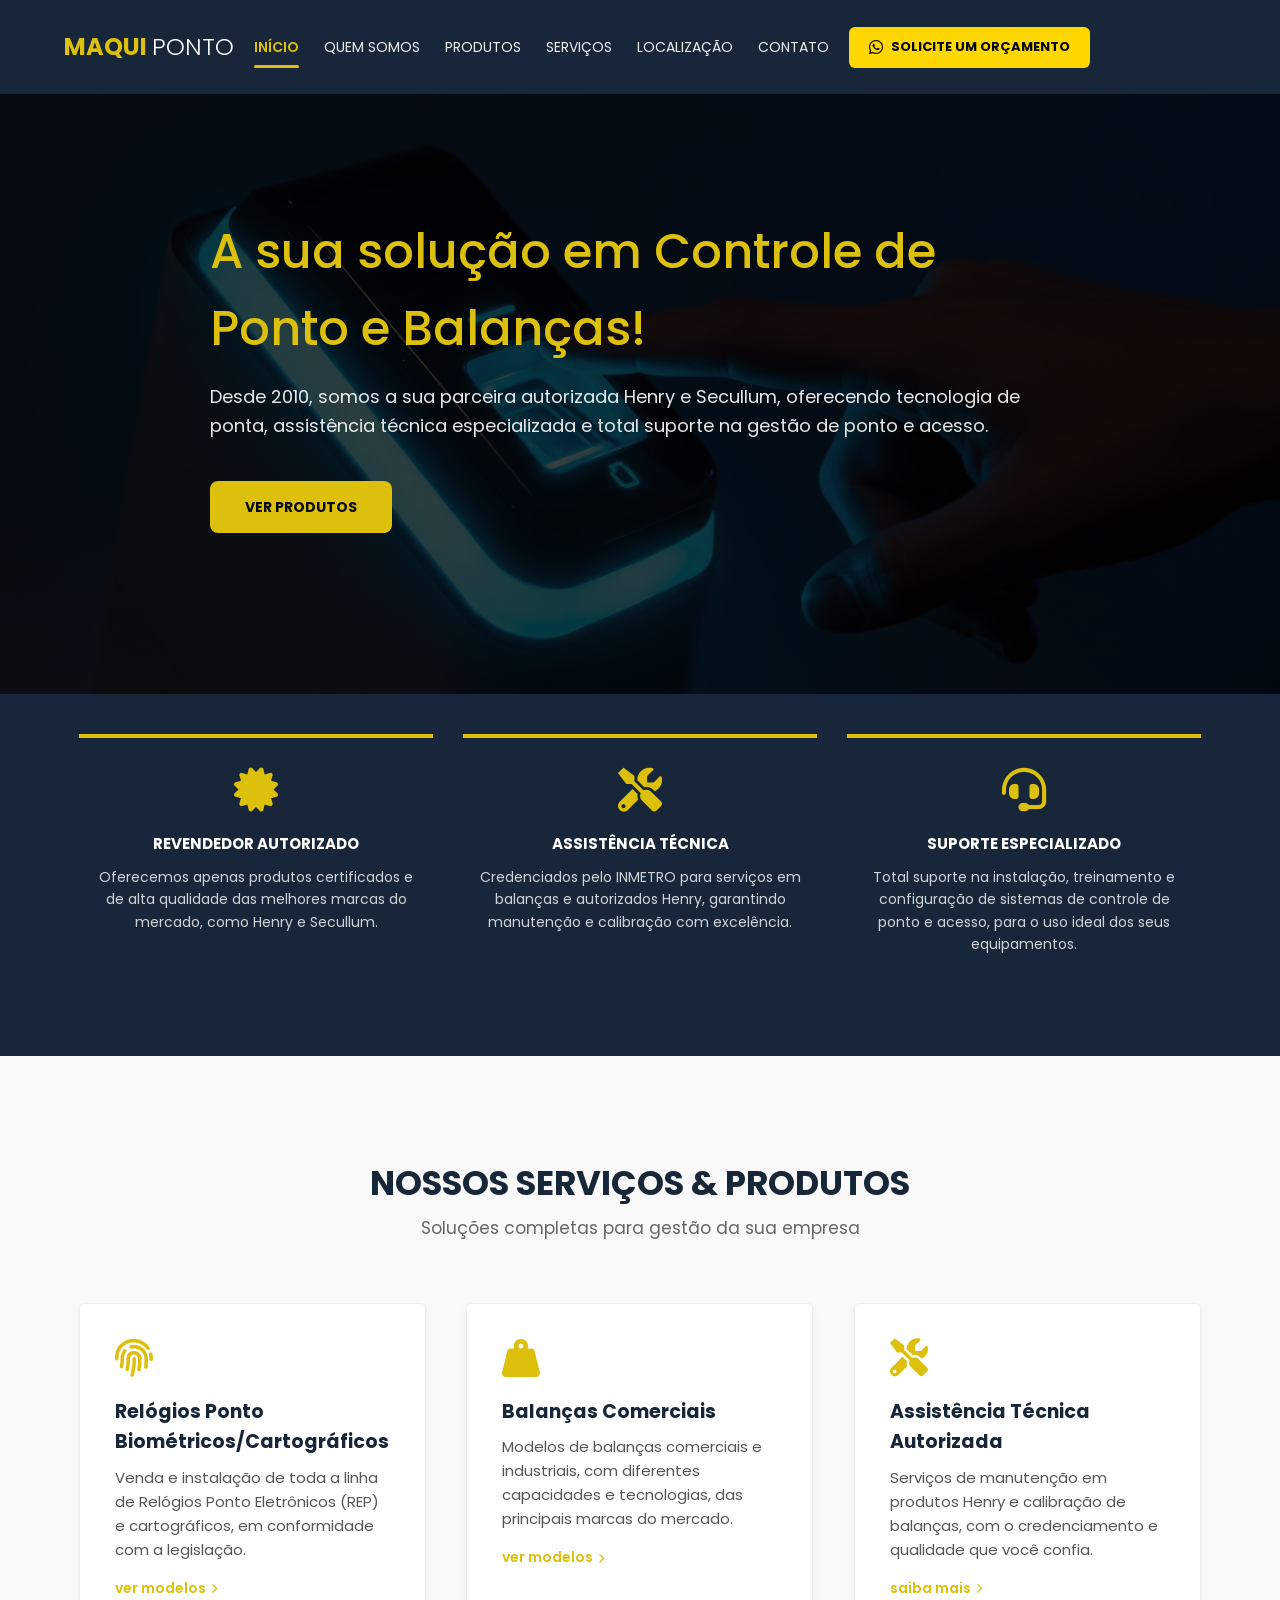
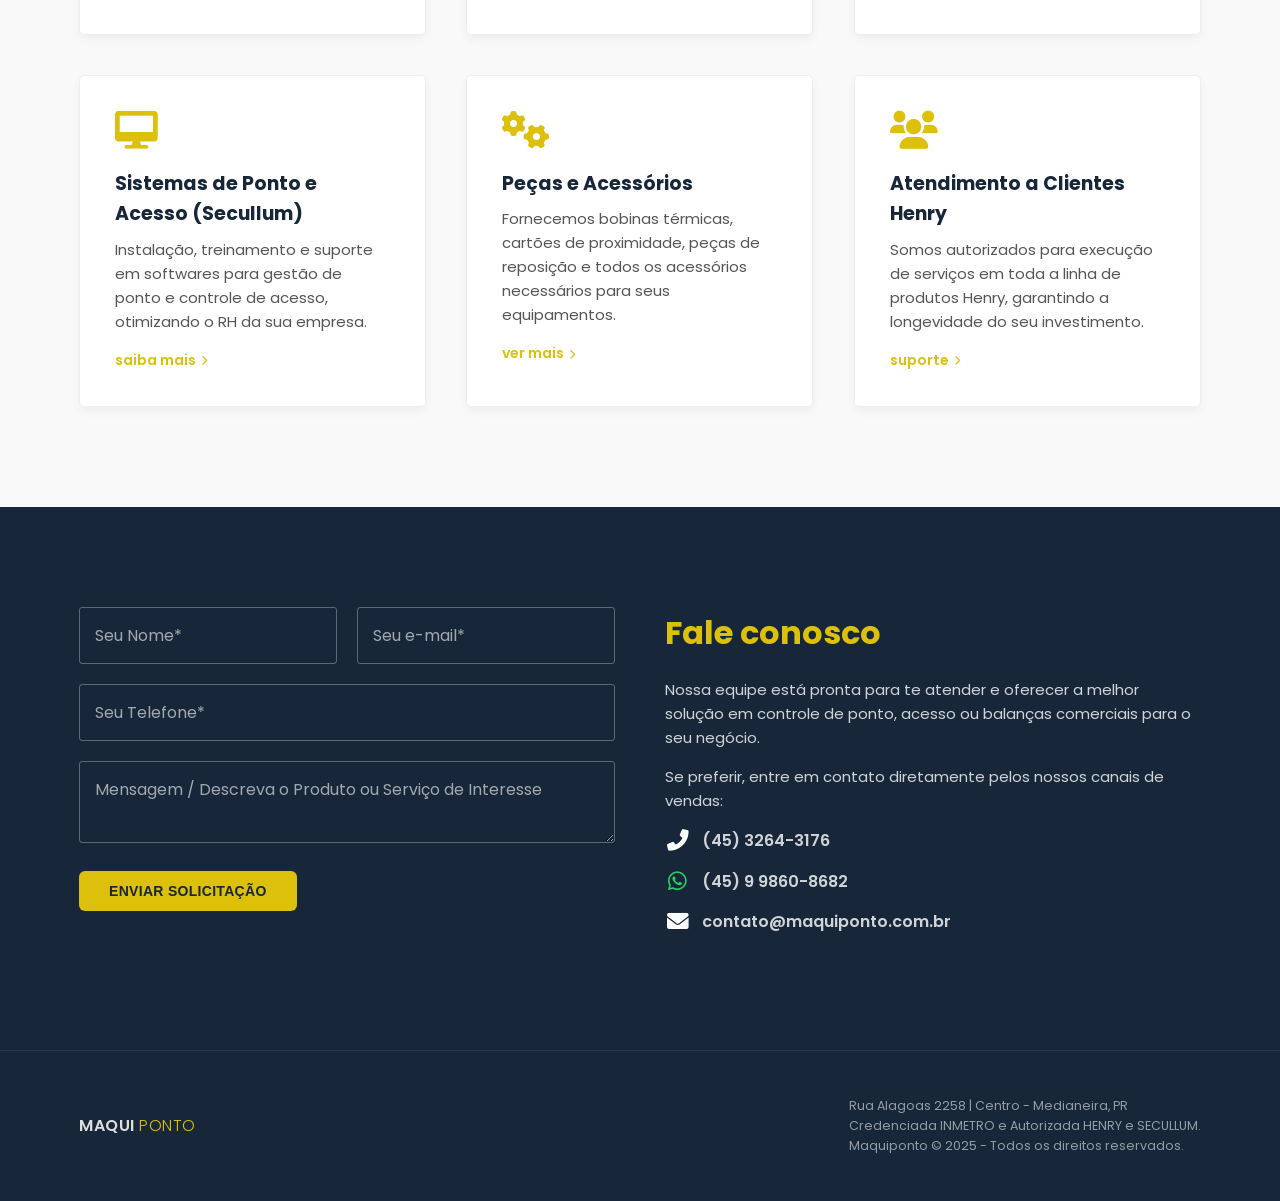
<file: html/index.html>
<!DOCTYPE html>
<html lang="pt-BR">

<head>
    <meta charset="UTF-8">
    <meta name="viewport" content="width=device-width, initial-scale=1.0">
    <title>Maquiponto - Soluções em Ponto e Balanças Comerciais</title>
    <link rel="stylesheet" href="../css/main.css">
    <link rel="stylesheet" href="../css/pages/home.css">
    <link href="https://fonts.googleapis.com/css2?family=Poppins:wght@300;400;600;700&display=swap" rel="stylesheet">
    <link rel="stylesheet" href="https://cdnjs.cloudflare.com/ajax/libs/font-awesome/6.0.0-beta3/css/all.min.css">
</head>

<body class="home-page">

    <header class="header">
        <div class="container nav-content">
            <a href="index.html" class="logo" aria-label="Maquiponto - Início">
                MAQUI <span class="logo-text">PONTO</span>
            </a>

            <!-- Botão do menu (aparece só no mobile) -->
            <button class="nav-toggle" aria-label="Abrir menu" aria-controls="primary-nav" aria-expanded="false">
                <span></span>
                <span></span>
                <span></span>
            </button>

            <nav class="nav" id="primary-nav">
                <a href="index.html" class="active">INÍCIO</a>
                <a href="quemsomos.html">QUEM SOMOS</a>
                <a href="produtos-geral.html">PRODUTOS</a>
                <a href="servicos.html">SERVIÇOS</a>
                <a href="localizacao.html">LOCALIZAÇÃO</a>
                <a href="#contato">CONTATO</a>
            </nav>

            <a href="https://wa.me/5545998608682?text=Olá! Estava visitando o site da Maquiponto e gostaria de falar com um responsável."
                class="btn-primary header-cta" target="_blank" rel="noopener">
                <i class="fab fa-whatsapp"></i> SOLICITE UM ORÇAMENTO
            </a>
        </div>
    </header>

    <section class="hero" id="inicio">
        <div class="hero-overlay"></div>
        <div class="container hero-content">
            <h1 class="animate-up">A sua solução em Controle de Ponto e Balanças!</h1>
            <p class="animate-up delay-1">Desde 2010, somos a sua parceira autorizada Henry e Secullum, oferecendo
                tecnologia de ponta, assistência técnica especializada e total suporte na gestão de ponto e acesso.</p>
            <a href="#produtos" class="btn-secondary animate-up delay-2">VER PRODUTOS</a>
        </div>
    </section>

    <section class="pillars-section">
        <div class="container pillars-content">
            <div class="pillar-card animate-fade">
                <i class="fas fa-certificate pillar-icon"></i>
                <h3>REVENDEDOR AUTORIZADO</h3>
                <p>Oferecemos apenas produtos certificados e de alta qualidade das melhores marcas do mercado, como
                    Henry e Secullum.</p>
            </div>
            <div class="pillar-card animate-fade delay-4">
                <i class="fas fa-tools pillar-icon"></i>
                <h3>ASSISTÊNCIA TÉCNICA</h3>
                <p>Credenciados pelo INMETRO para serviços em balanças e autorizados Henry, garantindo manutenção e
                    calibração com excelência.</p>
            </div>
            <div class="pillar-card animate-fade delay-4">
                <i class="fas fa-headset pillar-icon"></i>
                <h3>SUPORTE ESPECIALIZADO</h3>
                <p>Total suporte na instalação, treinamento e configuração de sistemas de controle de ponto e acesso,
                    para o uso ideal dos seus equipamentos.</p>
            </div>
        </div>
    </section>

    <section class="services-section" id="servicos">
        <div class="container">
            <h2 class="section-title animate-up">NOSSOS SERVIÇOS & PRODUTOS</h2>
            <p class="section-subtitle animate-up delay-1">Soluções completas para gestão da sua empresa</p>

            <div class="services-grid">

                <div class="service-item animate-fade-left" id="produtos">
                    <i class="fas fa-fingerprint service-icon"></i>
                    <div class="service-text">
                        <h4>Relógios Ponto Biométricos/Cartográficos</h4>
                        <p>Venda e instalação de toda a linha de Relógios Ponto Eletrônicos (REP) e cartográficos, em
                            conformidade com a legislação.</p>
                        <a href="produtos-geral.html?filtro=relogio">ver modelos <i
                                class="fas fa-chevron-right"></i></a>
                    </div>
                </div>

                <div class="service-item animate-fade-left delay-1">
                    <i class="fas fa-weight-hanging service-icon"></i>
                    <div class="service-text">
                        <h4>Balanças Comerciais</h4>
                        <p>Modelos de balanças comerciais e industriais, com diferentes capacidades e tecnologias, das
                            principais marcas do mercado.</p>
                        <a href="produtos-geral.html?filtro=balanca">ver modelos <i
                                class="fas fa-chevron-right"></i></a>
                    </div>
                </div>

                <div class="service-item animate-fade-left delay-2">
                    <i class="fas fa-screwdriver-wrench service-icon"></i>
                    <div class="service-text">
                        <h4>Assistência Técnica Autorizada</h4>
                        <p>Serviços de manutenção em produtos Henry e calibração de balanças, com o credenciamento e
                            qualidade que você confia.</p>
                        <a href="servicos.html">saiba mais <i class="fas fa-chevron-right"></i></a>
                    </div>
                </div>

                <div class="service-item animate-fade-left">
                    <i class="fas fa-desktop service-icon"></i>
                    <div class="service-text">
                        <h4>Sistemas de Ponto e Acesso (Secullum)</h4>
                        <p>Instalação, treinamento e suporte em softwares para gestão de ponto e controle de acesso,
                            otimizando o RH da sua empresa.</p>
                        <a href="servicos.html">saiba mais <i class="fas fa-chevron-right"></i></a>
                    </div>
                </div>

                <div class="service-item animate-fade-left delay-1">
                    <i class="fas fa-cogs service-icon"></i>
                    <div class="service-text">
                        <h4>Peças e Acessórios</h4>
                        <p>Fornecemos bobinas térmicas, cartões de proximidade, peças de reposição e todos os acessórios
                            necessários para seus equipamentos.</p>
                        <a href="produtos-geral.html?filtro=pecas">ver mais <i class="fas fa-chevron-right"></i></a>
                    </div>
                </div>

                <div class="service-item animate-fade-left delay-2">
                    <i class="fas fa-users service-icon"></i>
                    <div class="service-text">
                        <h4>Atendimento a Clientes Henry</h4>
                        <p>Somos autorizados para execução de serviços em toda a linha de produtos Henry, garantindo a
                            longevidade do seu investimento.</p>
                        <a href="servicos.html">suporte <i class="fas fa-chevron-right"></i></a>
                    </div>
                </div>
            </div>
        </div>
    </section>

    <section class="contact-section" id="contato">
        <div class="container contact-content">

            <div class="contact-form animate-fade-right">
                <form action="https://formspree.io/f/fabiolamalmanns@gmail.com" method="POST">
                    <div class="contact-row">
                        <input type="text" name="Nome" placeholder="Seu Nome*" required>
                        <input type="email" name="Email" placeholder="Seu e-mail*" required>
                    </div>

                    <input type="tel" name="Telefone" placeholder="Seu Telefone*" required>

                    <textarea name="Mensagem" placeholder="Mensagem / Descreva o Produto ou Serviço de Interesse"
                        required></textarea>

                    <button type="submit" class="btn-submit">ENVIAR SOLICITAÇÃO</button>
                </form>
            </div>



            <div class="contact-info animate-fade-left">
                <h2>Fale conosco</h2>
                <p>Nossa equipe está pronta para te atender e oferecer a melhor solução em controle de ponto, acesso ou
                    balanças comerciais para o seu negócio.</p>
                <p>Se preferir, entre em contato diretamente pelos nossos canais de vendas:</p>

                <p class="contact-item">
                    <i class="fas fa-phone-alt"></i> (45) 3264-3176
                </p>

                <p class="contact-item">
                    <a href="https://wa.me/5545998608682" target="_blank"
                        style="color: inherit; text-decoration: none;">
                        <i class="fab fa-whatsapp" style="color: #25d366;"></i> (45) 9 9860-8682
                    </a>
                </p>

                <p class="contact-item">
                    <a href="mailto:contato@maquiponto.com.br" style="color: inherit; text-decoration: none;">
                        <i class="fas fa-envelope"></i> contato@maquiponto.com.br
                    </a>
                </p>
            </div>
        </div>
    </section>

    <footer class="footer">
        <div class="container footer-content">
            <div class="footer-logo">MAQUI <span class="logo-text">PONTO</span></div>
            <div class="footer-details">
                <p>Rua Alagoas 2258 | Centro - Medianeira, PR</p>
                <p>Credenciada INMETRO e Autorizada HENRY e SECULLUM.</p>
                <p>Maquiponto © 2025 - Todos os direitos reservados.</p>
            </div>
        </div>
    </footer>

    <script src="../js/script.js"></script>
</body>

</html>
</file>
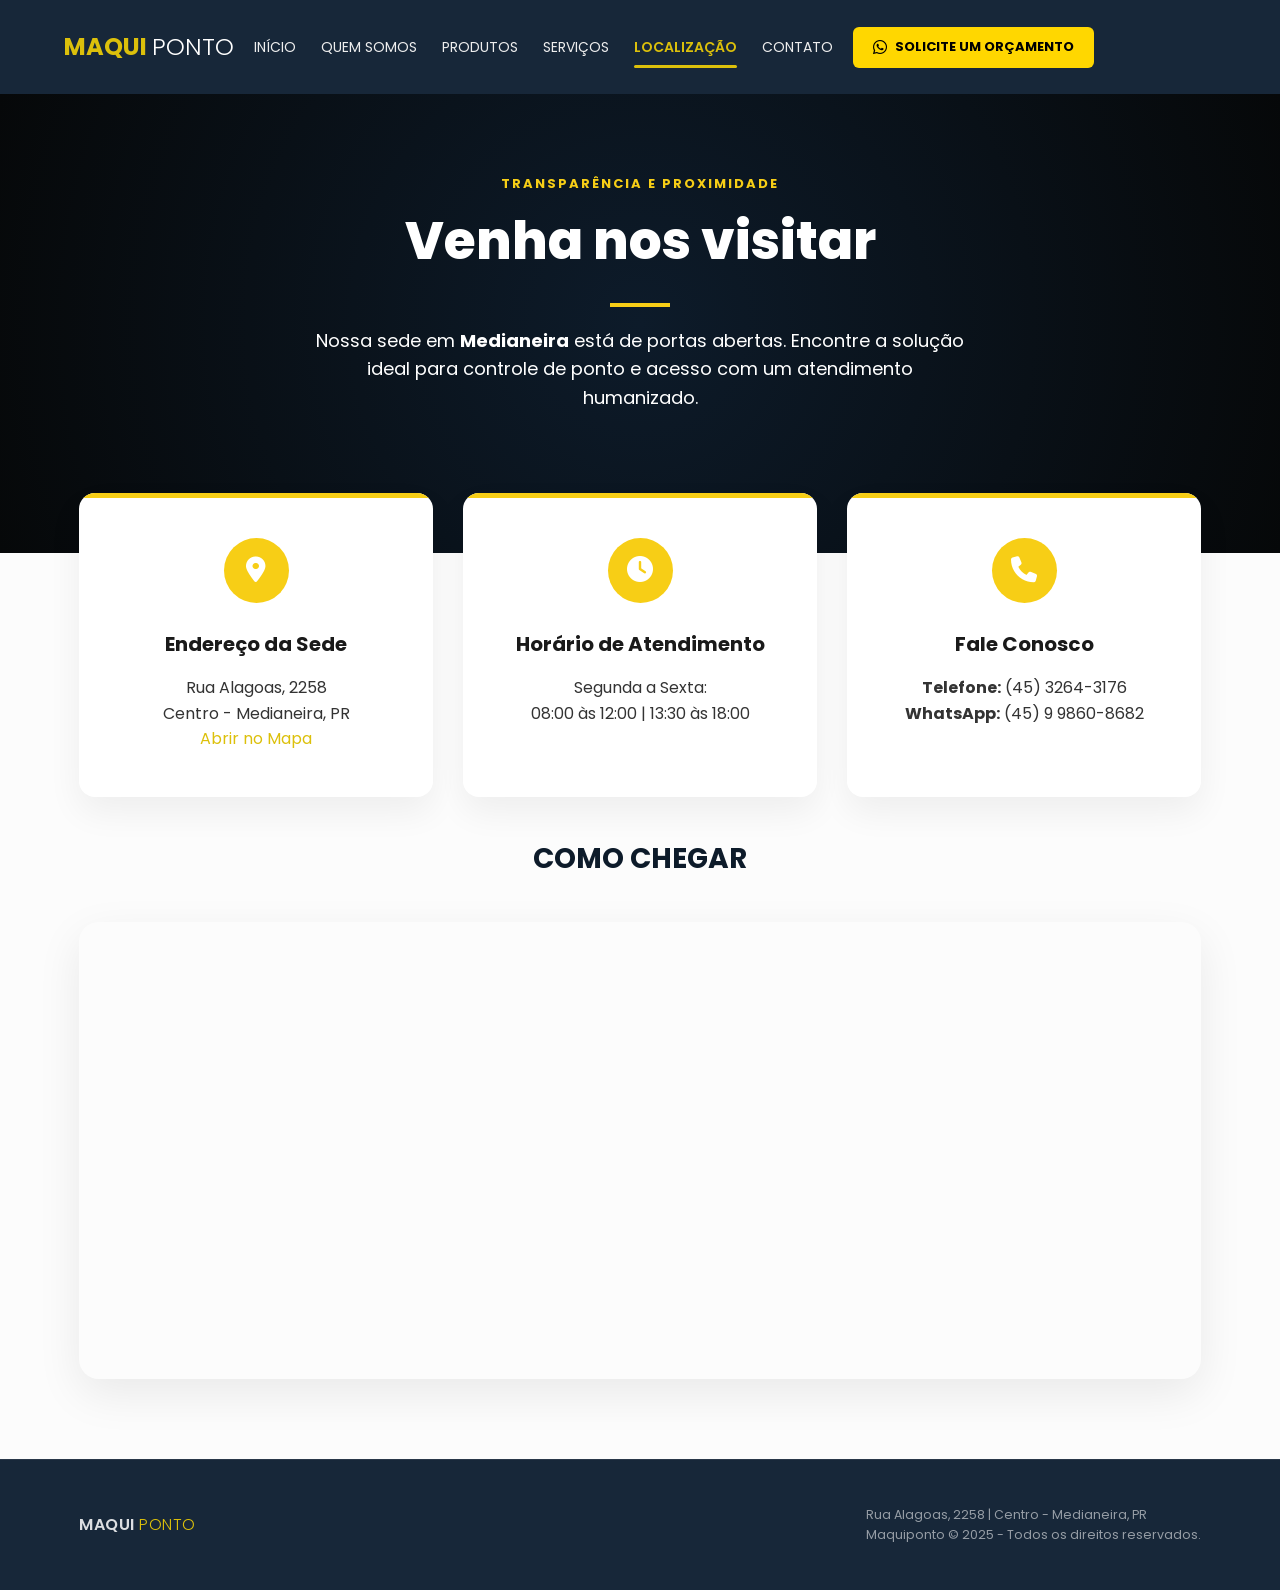
<file: html/localizacao.html>
<!DOCTYPE html>
<html lang="pt-BR">

<head>
  <meta charset="UTF-8">
  <meta name="viewport" content="width=device-width, initial-scale=1.0">
  <title>Localização e Contato - Maquiponto</title>
  <link rel="stylesheet" href="https://cdnjs.cloudflare.com/ajax/libs/font-awesome/6.5.1/css/all.min.css">
  <link rel="stylesheet" href="../css/main.css">
  <link rel="stylesheet" href="../css/pages/localizacao.css">
  <link href="https://fonts.googleapis.com/css2?family=Poppins:wght@300;400;500;600;700;800&display=swap"
    rel="stylesheet">
</head>

<body>
  <header class="header">
    <div class="container nav-content">
      <div class="logo">MAQUI <span class="logo-text">PONTO</span></div>

      <nav class="nav">
        <a href="index.html">INÍCIO</a>
        <a href="quemsomos.html">QUEM SOMOS</a>
        <a href="produtos-geral.html">PRODUTOS</a>
        <a href="servicos.html">SERVIÇOS</a>
        <a href="localizacao.html" class="active">LOCALIZAÇÃO</a>
        <a href="index.html#contato">CONTATO</a>
      </nav>

      <div class="header-cta">
        <a href="https://wa.me/5545998608682?text=Olá! Estava visitando o site da Maquiponto e gostaria de falar com um responsável."
          class="btn-primary header-cta" target="_blank" rel="noopener">
          <i class="fab fa-whatsapp"></i> SOLICITE UM ORÇAMENTO
        </a>
      </div>

      <button class="nav-toggle">
        <span></span>
        <span></span>
        <span></span>
      </button>
    </div>
  </header>
  <main>
    <section class="location-hero">
      <div class="container">
        <div class="hero-wrapper animate-fade-up">
          <span class="breadcrumb-top">Transparência e Proximidade</span>
          <h1 class="modern-title">Venha nos visitar</h1>
          <div class="title-divider"></div>
          <p class="hero-description">
            Nossa sede em <strong>Medianeira</strong> está de portas abertas.
            Encontre a solução ideal para controle de ponto e acesso com um atendimento humanizado.
          </p>
        </div>
      </div>
    </section>

    <section class="location-details-section">
      <div class="container">
        <div class="details-grid">

          <div class="detail-card animate-fade-up delay-1">
            <i class="fas fa-map-marker-alt"></i>
            <h4>Endereço da Sede</h4>
            <p>Rua Alagoas, 2258</p>
            <p>Centro - Medianeira, PR</p>
            <a href="https://www.google.com/maps?q=Rua+Alagoas+2258+Medianeira" target="_blank">Abrir no Mapa</a>
          </div>

          <div class="detail-card animate-fade-up delay-2">
            <i class="fas fa-clock"></i>
            <h4>Horário de Atendimento</h4>
            <p>Segunda a Sexta:</p>
            <p>08:00 às 12:00 | 13:30 às 18:00</p>
          </div>

          <div class="detail-card animate-fade-up delay-3">
            <i class="fas fa-phone"></i>
            <h4>Fale Conosco</h4>
            <p><strong>Telefone:</strong> (45) 3264-3176</p>
            <p><strong>WhatsApp:</strong> <a href="https://wa.me/5545998608682" target="_blank"
                style="color: inherit; text-decoration: none;">(45) 9 9860-8682</a></p>
          </div>

        </div>
      </div>
    </section>

    <section class="map-section animate-fade delay-4">
      <h2 class="section-title" style="text-align: center; margin: 40px 0 20px; font-weight: 700;">Como Chegar</h2>
      <div class="container">
        <div class="map-container">
          <iframe
            src="https://www.google.com/maps/embed?pb=!1m18!1m12!1m3!1d3604.532363197148!2d-54.093532!3d-25.294168!2m3!1f0!2f0!3f0!3m2!1i1024!2i768!4f13.1!3m3!1m2!1s0x94f6ec1086202e0d%3A0xc665780a4a8264d!2sR.%20Alagoas%2C%202258%20-%20Medianeira%2C%20PR%2C%2085884-000!5e0!3m2!1spt-BR!2sbr!4v1700000000000"
            width="100%" height="450" style="border:0;" allowfullscreen="" loading="lazy">
          </iframe>
        </div>
      </div>
    </section>
  </main>

  <footer class="footer">
    <div class="container footer-content">
      <div class="footer-logo">MAQUI <span class="logo-text">PONTO</span></div>
      <div class="footer-details">
        <p>Rua Alagoas, 2258 | Centro - Medianeira, PR</p>
        <p>Maquiponto © 2025 - Todos os direitos reservados.</p>
      </div>
    </div>
  </footer>

  <script src="../js/script.js"></script>
</body>

</html>
</file>
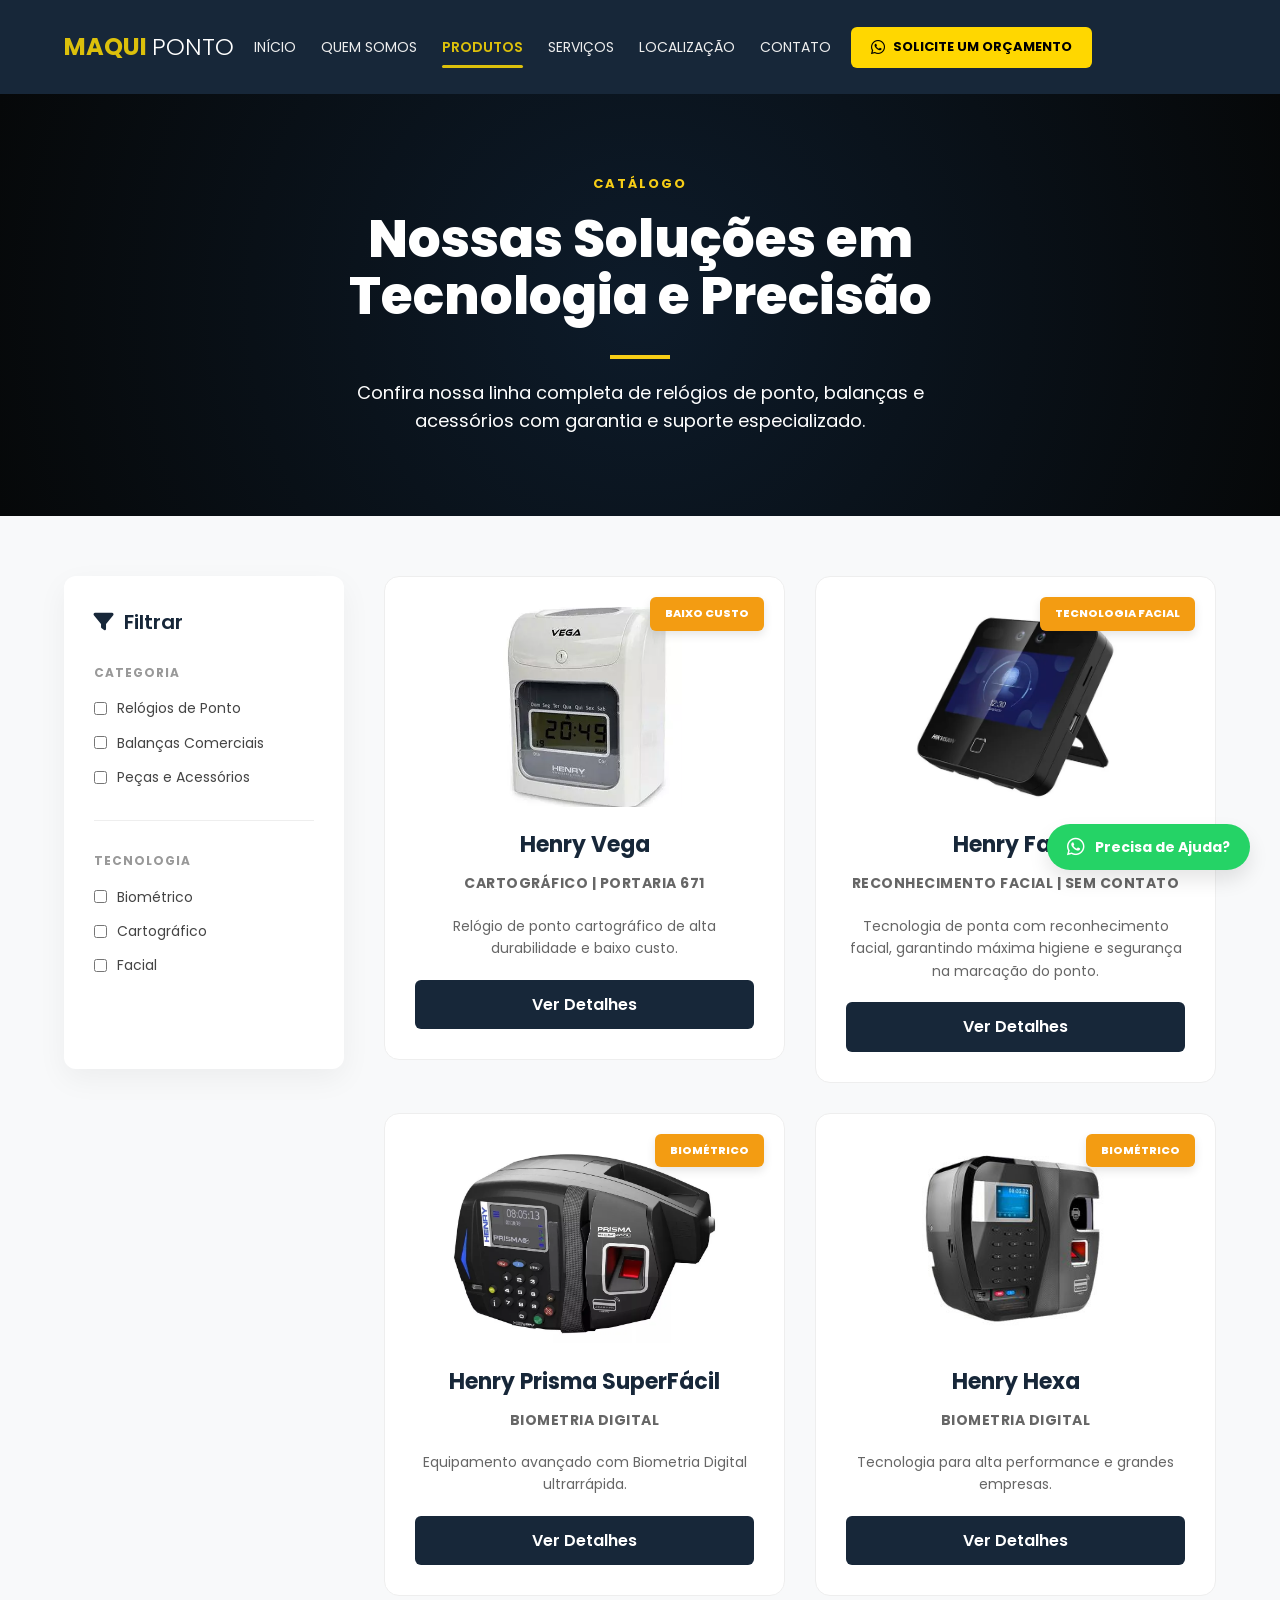
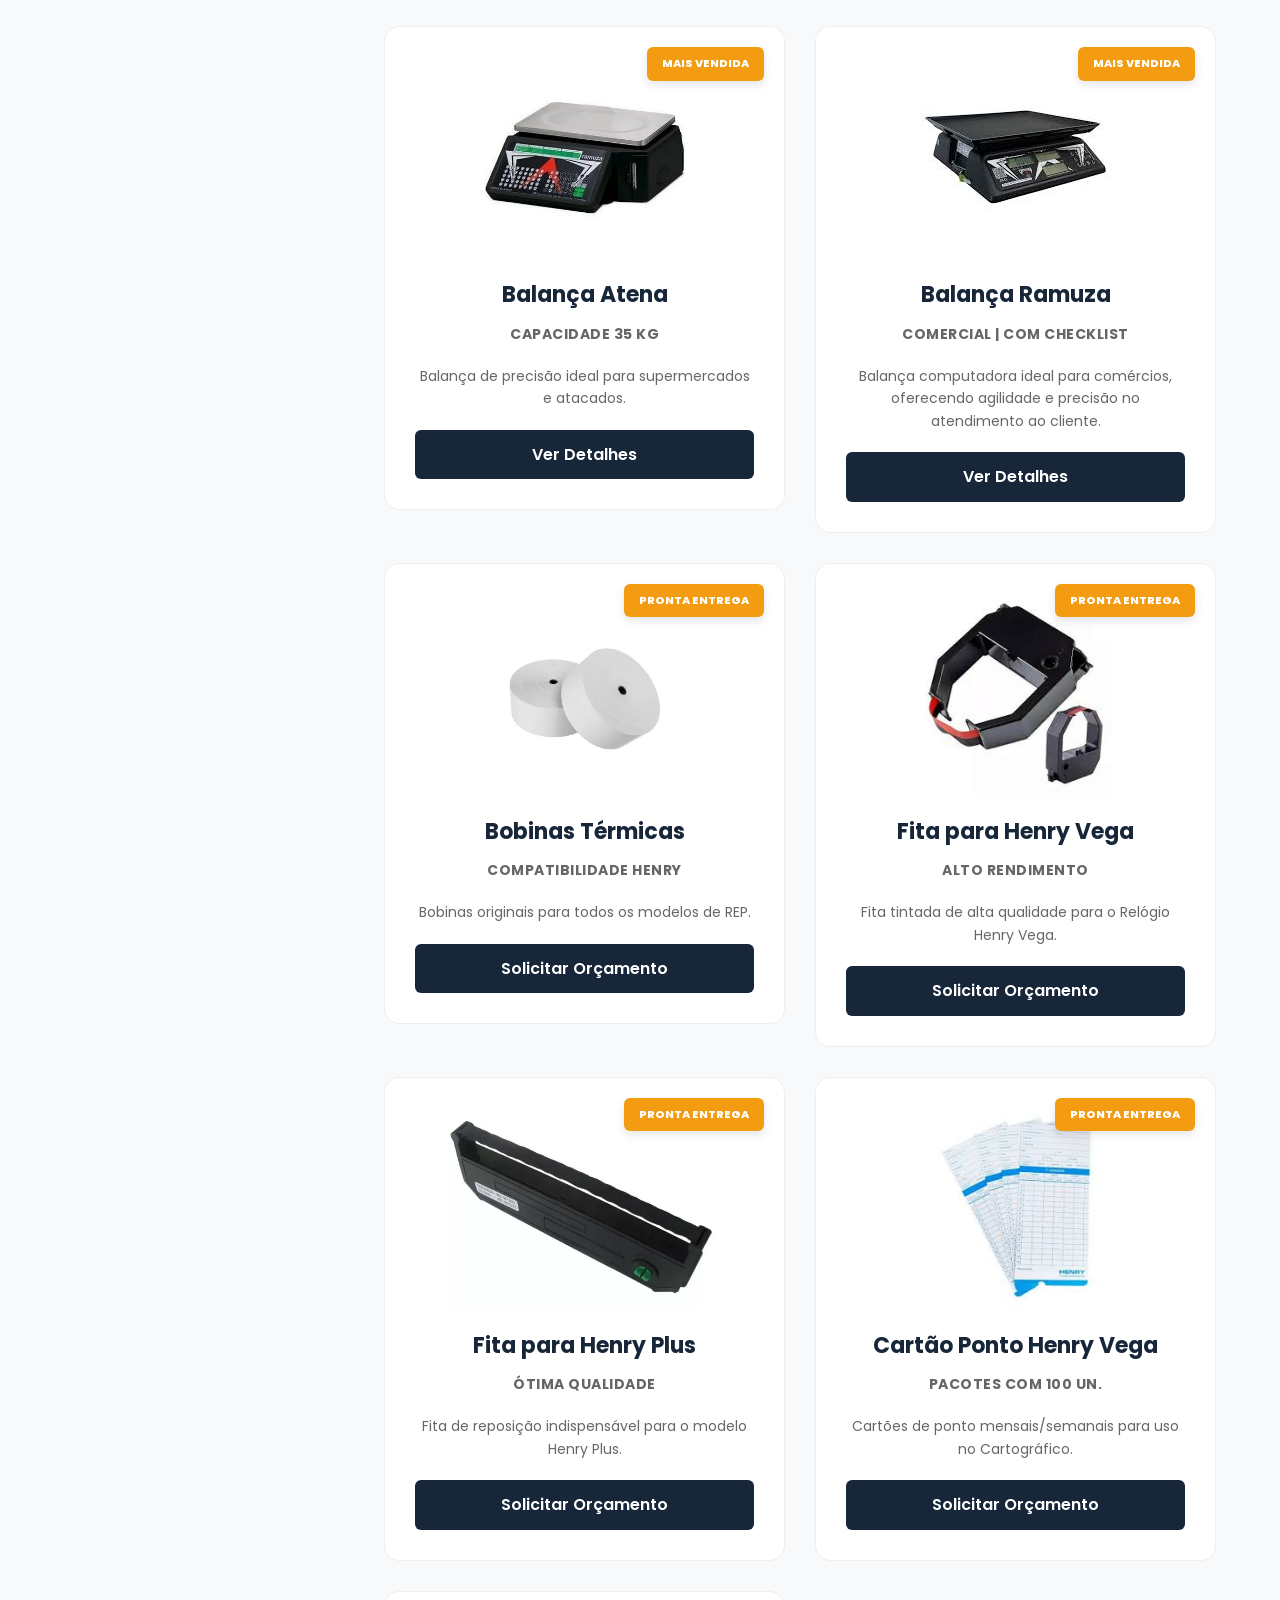
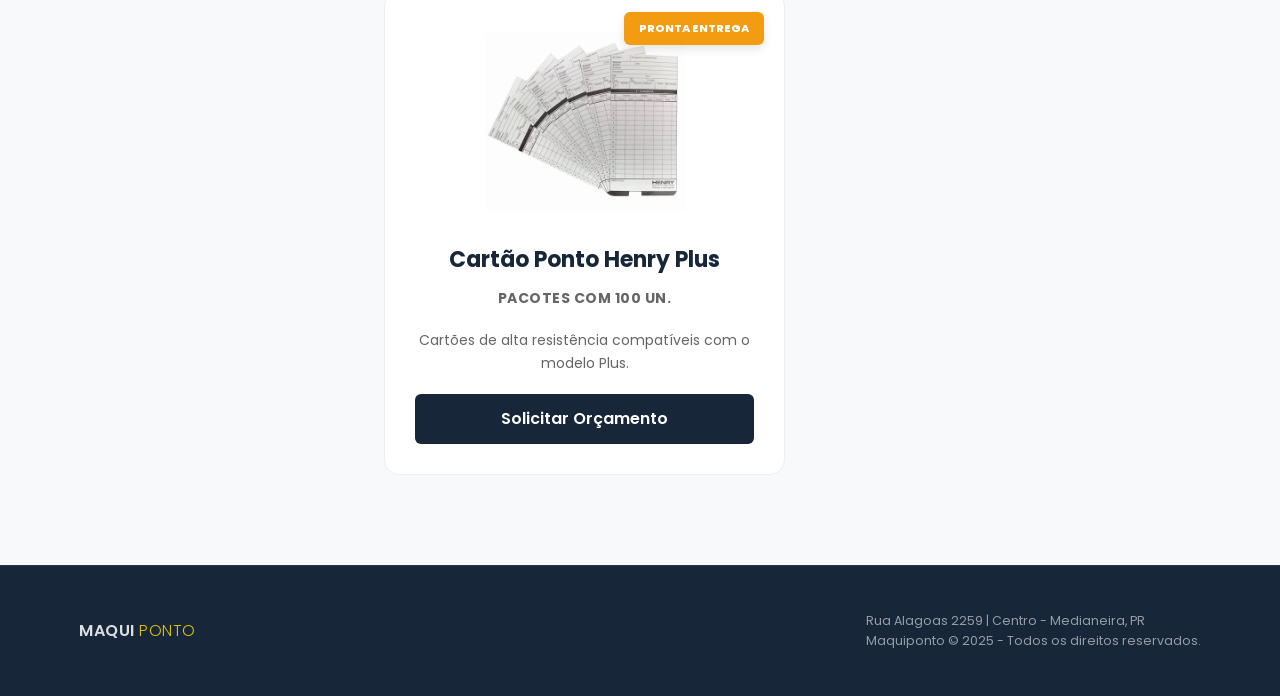
<file: html/produtos-geral.html>
<!DOCTYPE html>
<html lang="pt-BR">

<head>
    <meta charset="UTF-8">
    <meta name="viewport" content="width=device-width, initial-scale=1.0">
    <title>Catálogo de Produtos - Maquiponto</title>
    <link rel="stylesheet" href="https://cdnjs.cloudflare.com/ajax/libs/font-awesome/6.5.1/css/all.min.css">
    <link rel="stylesheet" href="../css/main.css">
    <link href="https://fonts.googleapis.com/css2?family=Poppins:wght@300;400;500;600;700&display=swap"
        rel="stylesheet">
    <link rel="stylesheet" href="../css/pages/produtos.css">
</head>

<body>

    <header class="header">
        <div class="container nav-content">
            <div class="logo">MAQUI <span class="logo-text">PONTO</span></div>
            <nav class="nav">
                <a href="index.html">INÍCIO</a>
                <a href="quemsomos.html">QUEM SOMOS</a>
                <a href="produtos-geral.html" class="active">PRODUTOS</a>
                <a href="servicos.html">SERVIÇOS</a>
                <a href="localizacao.html">LOCALIZAÇÃO</a>
                <a href="index.html#contato">CONTATO</a>
            </nav>
            <a href="https://wa.me/5545998608682?text=Olá! Estava visitando o site da Maquiponto e gostaria de falar com um responsável."
                class="btn-primary header-cta" target="_blank" rel="noopener">
                <i class="fab fa-whatsapp"></i> SOLICITE UM ORÇAMENTO
            </a>
        </div>
    </header>

    <main>
        <section class="product-hero">
            <div class="container">
                <div class="hero-wrapper animate-fade-up">
                    <span class="breadcrumb-top">CATÁLOGO</span>
                    <h1 class="modern-title">Nossas Soluções em <br><span>Tecnologia e Precisão</span></h1>
                    <div class="title-divider"></div>
                    <p class="hero-description">Confira nossa linha completa de relógios de ponto, balanças e acessórios
                        com garantia e suporte especializado.</p>
                </div>
            </div>
        </section>

        <section class="product-listing-section">
            <div class="container product-layout">

                <aside class="sidebar-filters animate-fade-left">
                    <h3><i class="fas fa-filter"></i> Filtrar</h3>
                    <div class="filter-group">
                        <h4>Categoria</h4>
                        <label><input type="checkbox" value="relogio"> Relógios de Ponto</label>
                        <label><input type="checkbox" value="balanca"> Balanças Comerciais</label>
                        <label><input type="checkbox" value="pecas"> Peças e Acessórios</label>
                    </div>
                    <div class="filter-group">
                        <h4>Tecnologia</h4>
                        <label><input type="checkbox" value="biometrico"> Biométrico</label>
                        <label><input type="checkbox" value="cartografico"> Cartográfico</label>
                        <label><input type="checkbox" value="facial"> Facial</label>
                    </div>
                </aside>

                <div class="product-grid">

                    <div class="product-card relogio cartografico animate-fade-up delay-1">
                        <div class="product-image-container">
                            <img src="../img/imagem_vega.webp" alt="Henry Vega" class="product-img">
                            <span class="product-tag primary-bg">BAIXO CUSTO</span>
                        </div>
                        <h3>Henry Vega</h3>
                        <p class="product-specs">Cartográfico | Portaria 671</p>
                        <p>Relógio de ponto cartográfico de alta durabilidade e baixo custo.</p>
                        <a href="https://wa.me/5545998608682?text=Olá! Gostaria de um orçamento do Relógio Henry Vega."
                            class="btn-link" target="_blank">Ver Detalhes</a>
                    </div>

                    <div class="product-card relogio facial animate-fade-up delay-2">
                        <div class="product-image-container">
                            <img src="../img/relogio_facial.webp" alt="Henry Facial" class="product-img">
                            <span class="product-tag primary-bg">TECNOLOGIA FACIAL</span>
                        </div>
                        <h3>Henry Face</h3>
                        <p class="product-specs">Reconhecimento Facial | Sem Contato</p>
                        <p>Tecnologia de ponta com reconhecimento facial, garantindo máxima higiene e segurança na
                            marcação do ponto.</p>
                        <a href="https://wa.me/5545998608682?text=Olá! Gostaria de um orçamento do Relógio com Reconhecimento Facial."
                            class="btn-link" target="_blank">Ver Detalhes</a>
                    </div>

                    <div class="product-card relogio biometrico animate-fade-up delay-3">
                        <div class="product-image-container">
                            <img src="../img/imagem_prisma.webp" alt="Henry Prisma" class="product-img">
                            <span class="product-tag primary-bg">BIOMÉTRICO</span>
                        </div>
                        <h3>Henry Prisma SuperFácil</h3>
                        <p class="product-specs">Biometria Digital</p>
                        <p>Equipamento avançado com Biometria Digital ultrarrápida.</p>
                        <a href="https://wa.me/5545998608682?text=Olá! Tenho interesse no Relógio Biométrico Prisma SuperFácil."
                            class="btn-link" target="_blank">Ver Detalhes</a>
                    </div>

                    <div class="product-card relogio biometrico animate-fade-up delay-1">
                        <div class="product-image-container">
                            <img src="../img/imagem_hexa.jpg" alt="Henry Hexa" class="product-img">
                            <span class="product-tag secondary-bg">BIOMÉTRICO</span>
                        </div>
                        <h3>Henry Hexa</h3>
                        <p class="product-specs">Biometria Digital</p>
                        <p>Tecnologia para alta performance e grandes empresas.</p>
                        <a href="https://wa.me/5545998608682?text=Olá! Gostaria de um orçamento para o Relógio Henry Hexa."
                            class="btn-link" target="_blank">Ver Detalhes</a>
                    </div>

                    <div class="product-card balanca animate-fade-up delay-2">
                        <div class="product-image-container">
                            <img src="../img/imagem_balancaatena.webp" alt="Balança Atena" class="product-img">
                            <span class="product-tag primary-bg">MAIS VENDIDA</span>
                        </div>
                        <h3>Balança Atena</h3>
                        <p class="product-specs">Capacidade 35 kg</p>
                        <p>Balança de precisão ideal para supermercados e atacados.</p>
                        <a href="https://wa.me/5545998608682?text=Olá! Gostaria de saber o preço da Balança Atena de 35kg."
                            class="btn-link" target="_blank">Ver Detalhes</a>
                    </div>

                    <div class="product-card balanca animate-fade-up delay-3">
                        <div class="product-image-container">
                            <img src="../img/balança_ramuza.jpg" alt="Balança Comercial Ramuza" class="product-img">
                            <span class="product-tag secondary-bg">MAIS VENDIDA</span>
                        </div>
                        <h3>Balança Ramuza</h3>
                        <p class="product-specs">Comercial | Com Checklist</p>
                        <p>Balança computadora ideal para comércios, oferecendo agilidade e precisão no atendimento ao
                            cliente.</p>
                        <a href="https://wa.me/5545998608682?text=Olá! Gostaria de informações sobre a Balança Comercial Ramuza."
                            class="btn-link" target="_blank">Ver Detalhes</a>
                    </div>

                    <div class="product-card pecas animate-fade-up delay-1">
                        <div class="product-image-container">
                            <img src="../img/imagem_bobina.jpg" alt="Bobinas" class="product-img">
                            <span class="product-tag primary-bg">PRONTA ENTREGA</span>
                        </div>
                        <h3>Bobinas Térmicas</h3>
                        <p class="product-specs">Compatibilidade Henry</p>
                        <p>Bobinas originais para todos os modelos de REP.</p>
                        <a href="https://wa.me/5545998608682?text=Olá! Gostaria de encomendar Bobinas Térmicas para Relógio de Ponto."
                            class="btn-link" target="_blank">Solicitar Orçamento</a>
                    </div>

                    <div class="product-card pecas cartografico animate-fade-up delay-2">
                        <div class="product-image-container">
                            <img src="../img/imagem_fitavega.jpg" alt="Fita Vega" class="product-img">
                            <span class="product-tag primary-bg">PRONTA ENTREGA</span>
                        </div>
                        <h3>Fita para Henry Vega</h3>
                        <p class="product-specs">Alto Rendimento</p>
                        <p>Fita tintada de alta qualidade para o Relógio Henry Vega.</p>
                        <a href="https://wa.me/5545998608682?text=Olá! Preciso de fita para o Relógio Henry Vega."
                            class="btn-link" target="_blank">Solicitar Orçamento</a>
                    </div>

                    <div class="product-card pecas cartografico animate-fade-up delay-3">
                        <div class="product-image-container">
                            <img src="../img/imagem_fitaplus.webp" alt="Fita Plus" class="product-img">
                            <span class="product-tag primary-bg">PRONTA ENTREGA</span>
                        </div>
                        <h3>Fita para Henry Plus</h3>
                        <p class="product-specs">Ótima Qualidade </p>
                        <p>Fita de reposição indispensável para o modelo Henry Plus.</p>
                        <a href="https://wa.me/5545998608682?text=Olá! Preciso de fita para o Relógio Henry Plus."
                            class="btn-link" target="_blank">Solicitar Orçamento</a>
                    </div>

                    <div class="product-card pecas cartografico animate-fade-up delay-1">
                        <div class="product-image-container">
                            <img src="../img/imagem_cartaovega.jpg" alt="Cartão Vega" class="product-img">
                            <span class="product-tag primary-bg">PRONTA ENTREGA</span>
                        </div>
                        <h3>Cartão Ponto Henry Vega</h3>
                        <p class="product-specs">Pacotes com 100 un.</p>
                        <p>Cartões de ponto mensais/semanais para uso no Cartográfico.</p>
                        <a href="https://wa.me/5545998608682?text=Olá! Gostaria de comprar pacotes de Cartão Ponto para Henry Vega."
                            class="btn-link" target="_blank">Solicitar Orçamento</a>
                    </div>

                    <div class="product-card pecas cartografico animate-fade-up delay-2">
                        <div class="product-image-container">
                            <img src="../img/imagem_cartaoplus.webp" alt="Cartão Plus" class="product-img">
                            <span class="product-tag primary-bg">PRONTA ENTREGA</span>
                        </div>
                        <h3>Cartão Ponto Henry Plus</h3>
                        <p class="product-specs">Pacotes com 100 un.</p>
                        <p>Cartões de alta resistência compatíveis com o modelo Plus.</p>
                        <a href="https://wa.me/5545998608682?text=Olá! Gostaria de comprar pacotes de Cartão Ponto para Henry Plus."
                            class="btn-link" target="_blank">Solicitar Orçamento</a>
                    </div>

                </div>
            </div>
        </section>

        <a href="https://wa.me/5545998608682" class="cta-flutuante" target="_blank">
            <i class="fab fa-whatsapp"></i> Precisa de Ajuda?
        </a>
    </main>

    <footer class="footer">
        <div class="container footer-content">
            <div class="footer-logo">MAQUI <span class="logo-text">PONTO</span></div>
            <div class="footer-details">
                <p>Rua Alagoas 2259 | Centro - Medianeira, PR</p>
                <p>Maquiponto © 2025 - Todos os direitos reservados.</p>
            </div>
        </div>
    </footer>

    <script src="../js/script.js"></script>
</body>

</html>
</file>
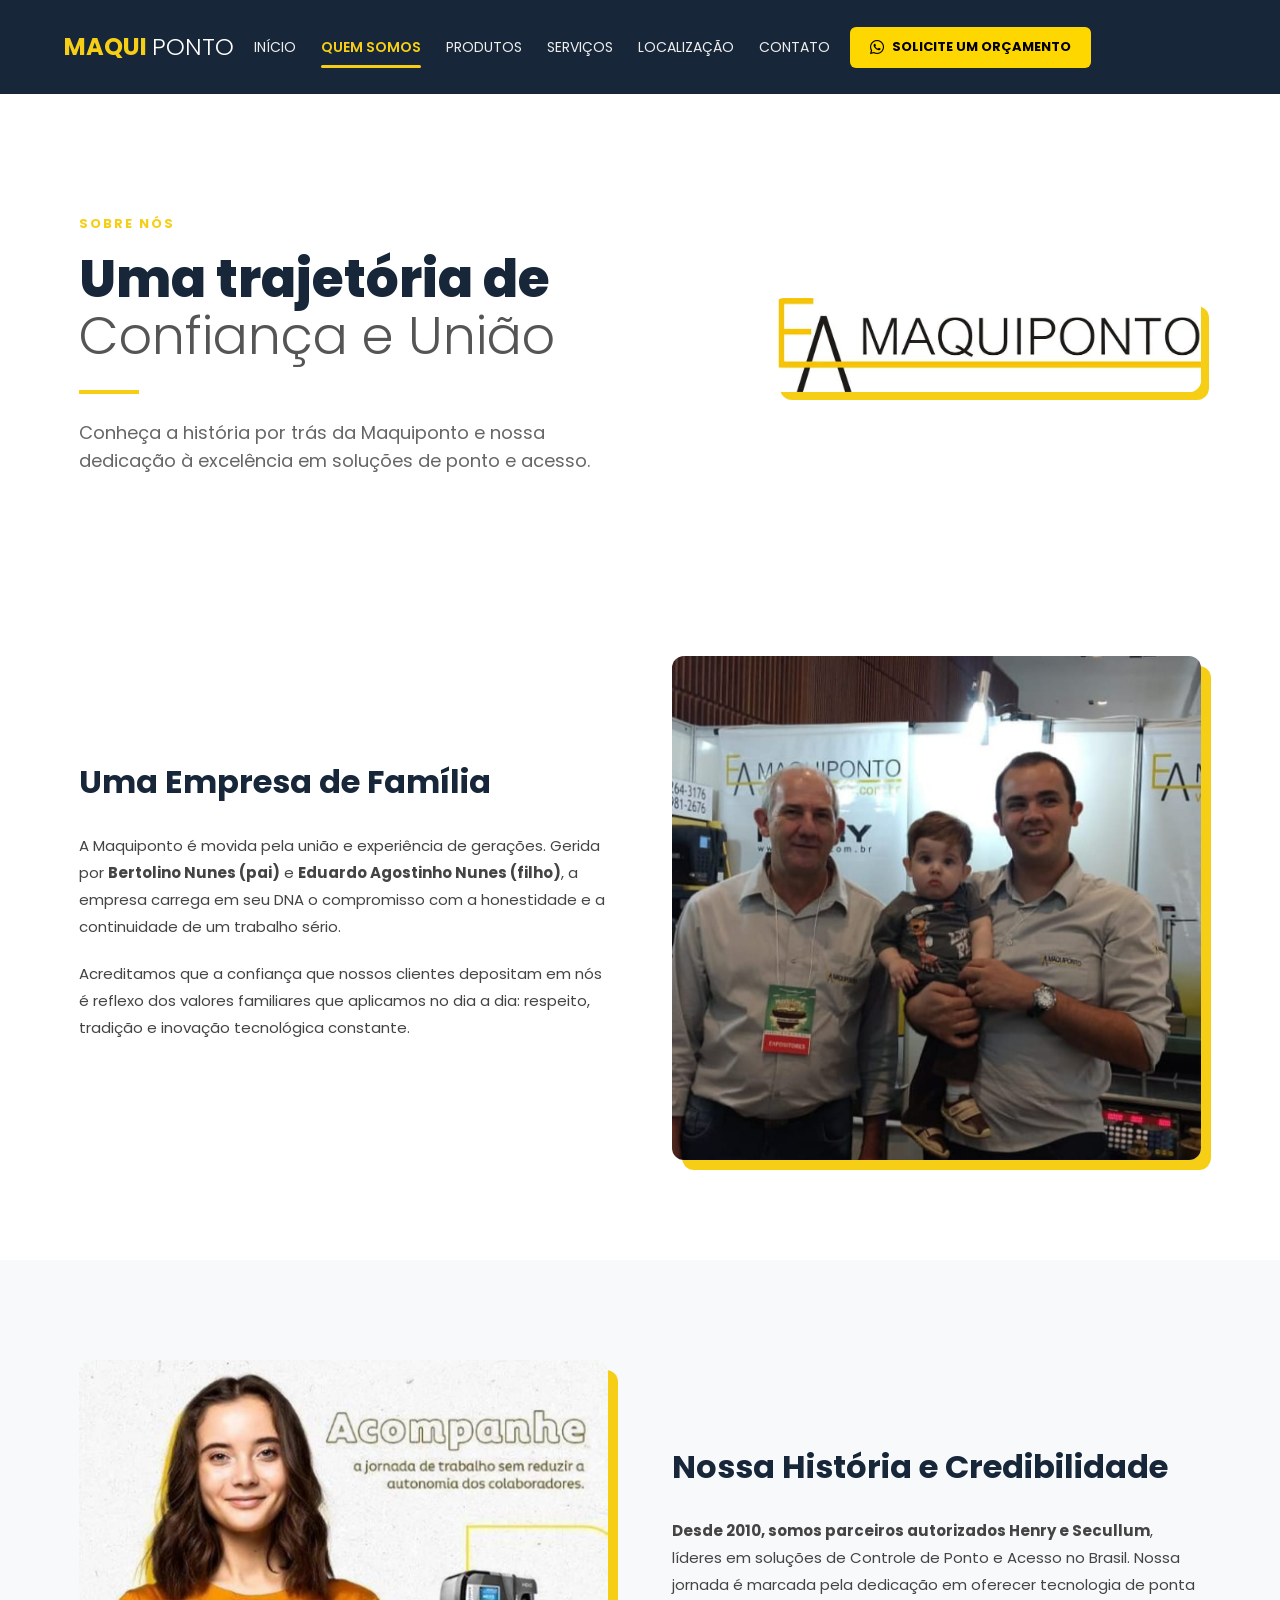
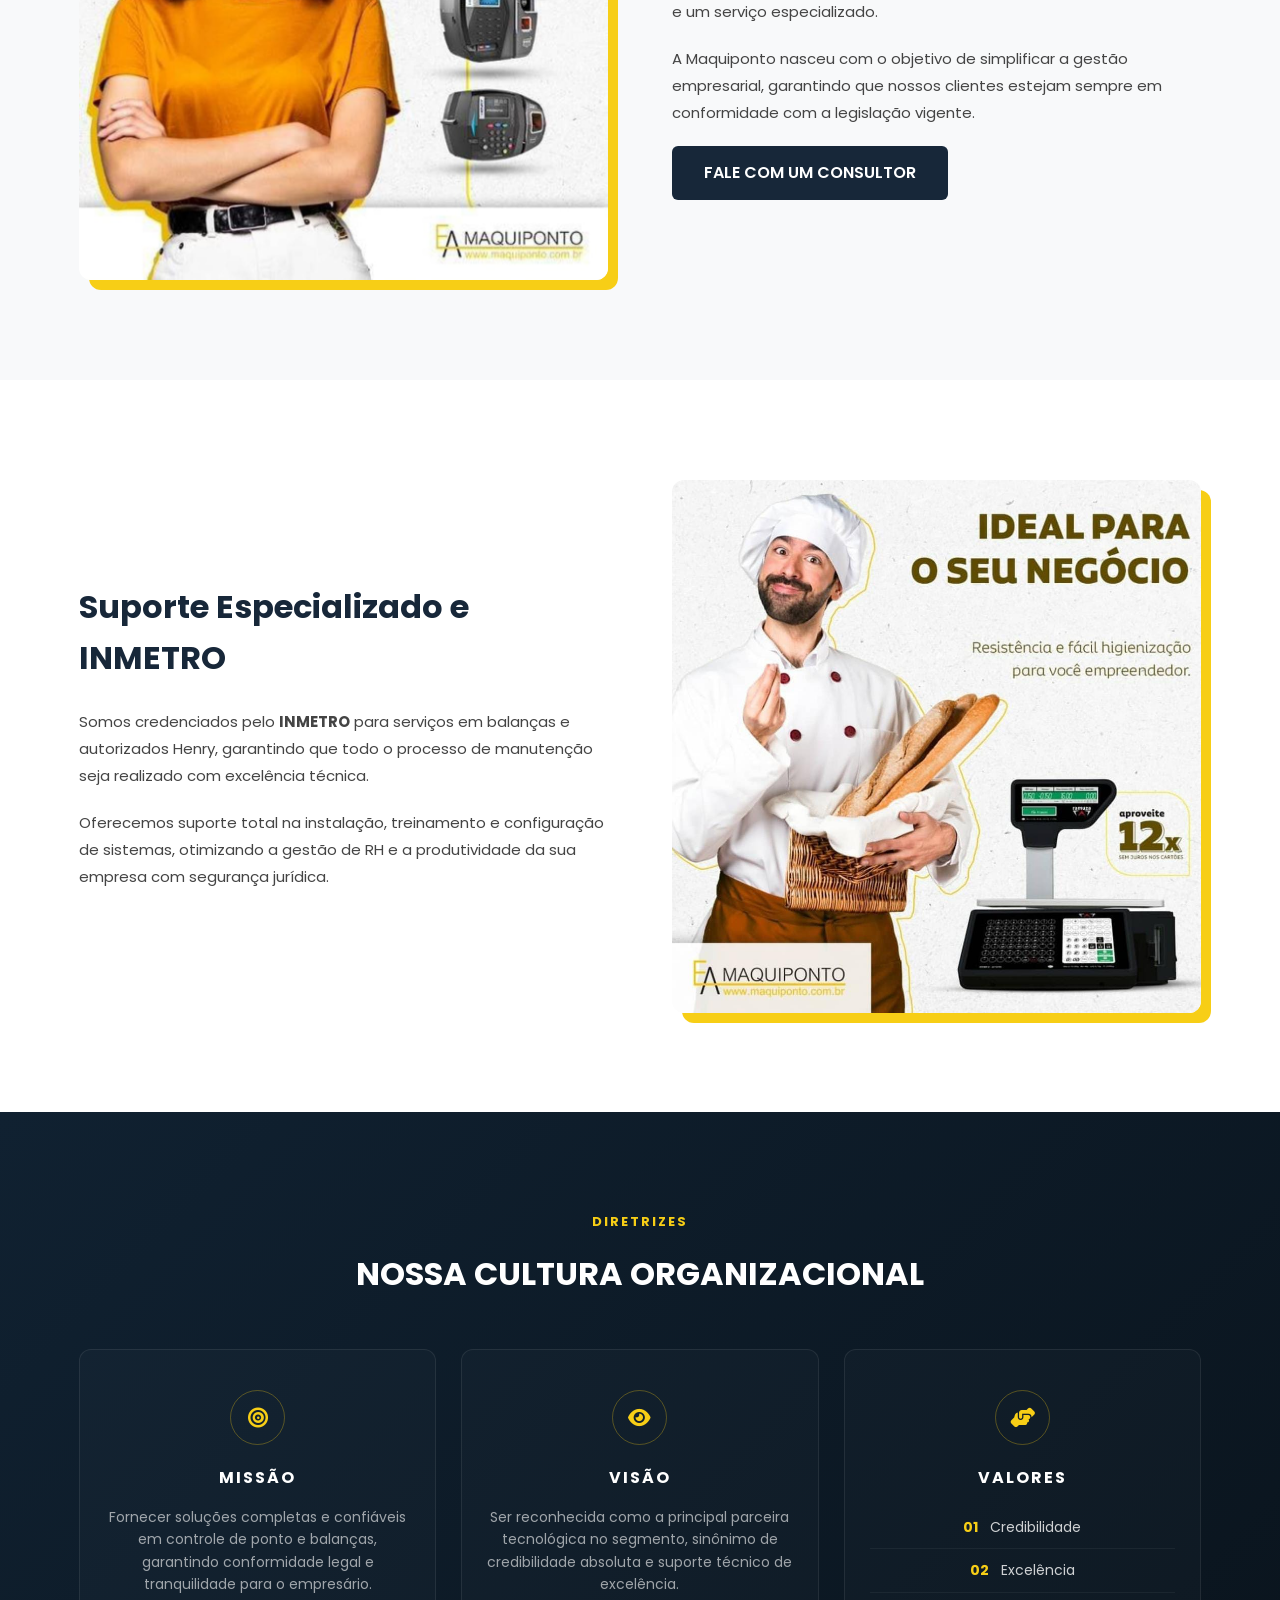
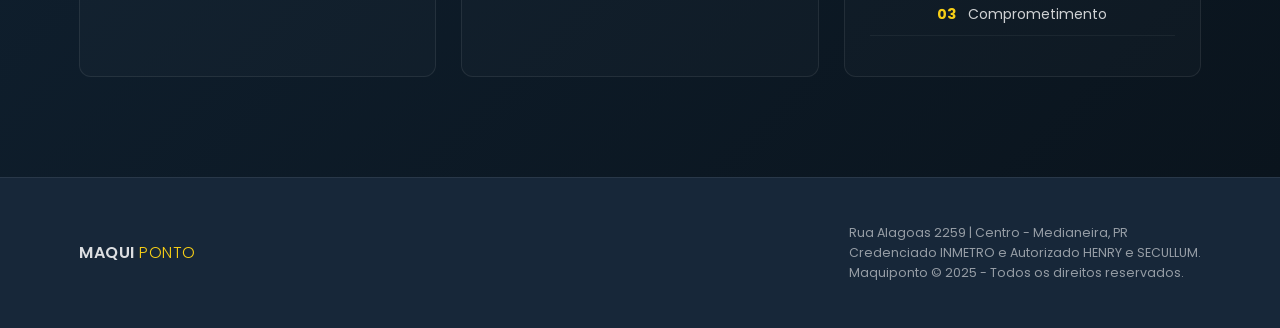
<file: html/quemsomos.html>
<!DOCTYPE html>
<html lang="pt-BR">

<head>
    <meta charset="UTF-8">
    <meta name="viewport" content="width=device-width, initial-scale=1.0">
    <title>Quem Somos - Maquiponto Soluções</title>
    <link rel="stylesheet" href="https://cdnjs.cloudflare.com/ajax/libs/font-awesome/6.5.1/css/all.min.css">
    <link href="https://fonts.googleapis.com/css2?family=Poppins:wght@300;400;500;600;700&display=swap"
        rel="stylesheet">
    <link rel="stylesheet" href="../css/main.css">
    <link rel="stylesheet" href="../css/pages/quemsomos.css">
</head>

<body>

    <header class="header">
        <div class="container nav-content">
            <div class="logo">MAQUI <span class="logo-text">PONTO</span></div>
            <nav class="nav">
                <a href="index.html">INÍCIO</a>
                <a href="quemsomos.html" class="active">QUEM SOMOS</a>
                <a href="produtos-geral.html">PRODUTOS</a>
                <a href="servicos.html">SERVIÇOS</a>
                <a href="localizacao.html">LOCALIZAÇÃO</a>
                <a href="index.html#contato">CONTATO</a>
            </nav>
            <a href="https://wa.me/5545998608682?text=Olá! Estava visitando o site da Maquiponto e gostaria de falar com um responsável."
                class="btn-primary header-cta" target="_blank" rel="noopener">
                <i class="fab fa-whatsapp"></i> SOLICITE UM ORÇAMENTO
            </a>
        </div>
    </header>

    <main>
        <section class="modern-hero">
            <div class="container">
                <div class="hero-layout">

                    <div class="hero-wrapper">
                        <span class="breadcrumb-top">SOBRE NÓS</span>
                        <h1 class="modern-title animate-fade">Uma trajetória de <br><span>Confiança e União</span></h1>
                        <div class="title-divider"></div>
                        <p class="hero-description">Conheça a história por trás da Maquiponto e nossa dedicação à
                            excelência em soluções de ponto e acesso.</p>
                    </div>

                    <div class="hero-image-side animate-fade-right">
                        <img src="../img/logo_maquiponto.jpeg" alt="Logo Maquiponto"
                            class="img-responsive hero-img-frame">
                    </div>

                </div>
            </div>
        </section>

        <section class="about-section">
            <div class="container about-content">
                <div class="about-text animate-fade-left">
                    <h2 class="section-heading">Uma Empresa de Família</h2>
                    <p>A Maquiponto é movida pela união e experiência de gerações. Gerida por <strong>Bertolino Nunes
                            (pai)</strong> e <strong>Eduardo Agostinho Nunes (filho)</strong>, a empresa carrega em seu
                        DNA o
                        compromisso com a honestidade e a continuidade de um trabalho sério.</p>
                    <p>Acreditamos que a confiança que nossos clientes depositam em nós é reflexo dos valores familiares
                        que aplicamos no dia a dia: respeito, tradição e inovação tecnológica constante.</p>
                </div>
                <div class="about-image animate-fade-right">
                    <img src="../img/familia-maquiponto.jpeg" alt="Bertolino e Eduardo Nunes"
                        class="img-responsive main-frame">
                </div>
            </div>
        </section>

        <section class="about-section background-light">
            <div class="container about-content reverse-mobile">
                <div class="about-image animate-fade-left">
                    <img src="../img/imagem_quemsomos2.jpeg" alt="Equipe Maquiponto" class="img-responsive main-frame">
                </div>
                <div class="about-text animate-fade-right">
                    <h2 class="section-heading">Nossa História e Credibilidade</h2>
                    <p><strong>Desde 2010, somos parceiros autorizados Henry e Secullum</strong>, líderes em soluções de
                        Controle de Ponto e Acesso no Brasil. Nossa jornada é marcada pela dedicação em oferecer
                        tecnologia de ponta e um serviço especializado.</p>
                    <p>A Maquiponto nasceu com o objetivo de simplificar a gestão empresarial, garantindo que nossos
                        clientes estejam sempre em conformidade com a legislação vigente.</p>
                    <a href="https://wa.me/5545998608682?text=Olá! Estava lendo sobre a história da Maquiponto e gostaria de falar com um consultor."
                        class="btn-modern" target="_blank">FALE COM UM CONSULTOR</a>
                </div>
            </div>
        </section>

        <section class="about-section">
            <div class="container about-content">
                <div class="about-text animate-fade-left">
                    <h2 class="section-heading">Suporte Especializado e INMETRO</h2>
                    <p>Somos credenciados pelo <strong>INMETRO</strong> para serviços em balanças e autorizados Henry,
                        garantindo que todo o processo de manutenção seja realizado com excelência técnica.</p>
                    <p>Oferecemos suporte total na instalação, treinamento e configuração de sistemas, otimizando a
                        gestão de RH e a produtividade da sua empresa com segurança jurídica.</p>
                </div>
                <div class="about-image animate-fade-right">
                    <img src="../img/imagem_quemsomos1.jpeg" alt="Técnicos Maquiponto"
                        class="img-responsive main-frame">
                </div>
            </div>
        </section>

        <section class="about-mvv">
            <div class="container">
                <div class="mvv-header">
                    <span class="breadcrumb-top">DIRETRIZES</span>
                    <h2 class="section-title text-light">Nossa Cultura Organizacional</h2>
                </div>

                <div class="mvv-grid">
                    <div class="mvv-item">
                        <div class="mvv-icon-wrapper">
                            <i class="fas fa-bullseye"></i>
                        </div>
                        <h3>MISSÃO</h3>
                        <p>Fornecer soluções completas e confiáveis em controle de ponto e balanças, garantindo
                            conformidade legal e tranquilidade para o empresário.</p>
                    </div>

                    <div class="mvv-item active-card">
                        <div class="mvv-icon-wrapper">
                            <i class="fas fa-eye"></i>
                        </div>
                        <h3>VISÃO</h3>
                        <p>Ser reconhecida como a principal parceira tecnológica no segmento, sinônimo de credibilidade
                            absoluta e suporte técnico de excelência.</p>
                    </div>

                    <div class="mvv-item">
                        <div class="mvv-icon-wrapper">
                            <i class="fas fa-hands-helping"></i>
                        </div>
                        <h3>VALORES</h3>
                        <ul class="value-modern-list">
                            <li><span>01</span> Credibilidade</li>
                            <li><span>02</span> Excelência</li>
                            <li><span>03</span> Comprometimento</li>
                        </ul>
                    </div>
                </div>
            </div>
        </section>
    </main>

    <footer class="footer">
        <div class="container footer-content">
            <div class="footer-logo">MAQUI <span class="logo-text">PONTO</span></div>
            <div class="footer-details">
                <p>Rua Alagoas 2259 | Centro - Medianeira, PR</p>
                <p>Credenciado INMETRO e Autorizado HENRY e SECULLUM.</p>
                <p>Maquiponto © 2025 - Todos os direitos reservados.</p>
            </div>
        </div>
    </footer>

    <script src="../js/script.js"></script>
</body>

</html>
</file>
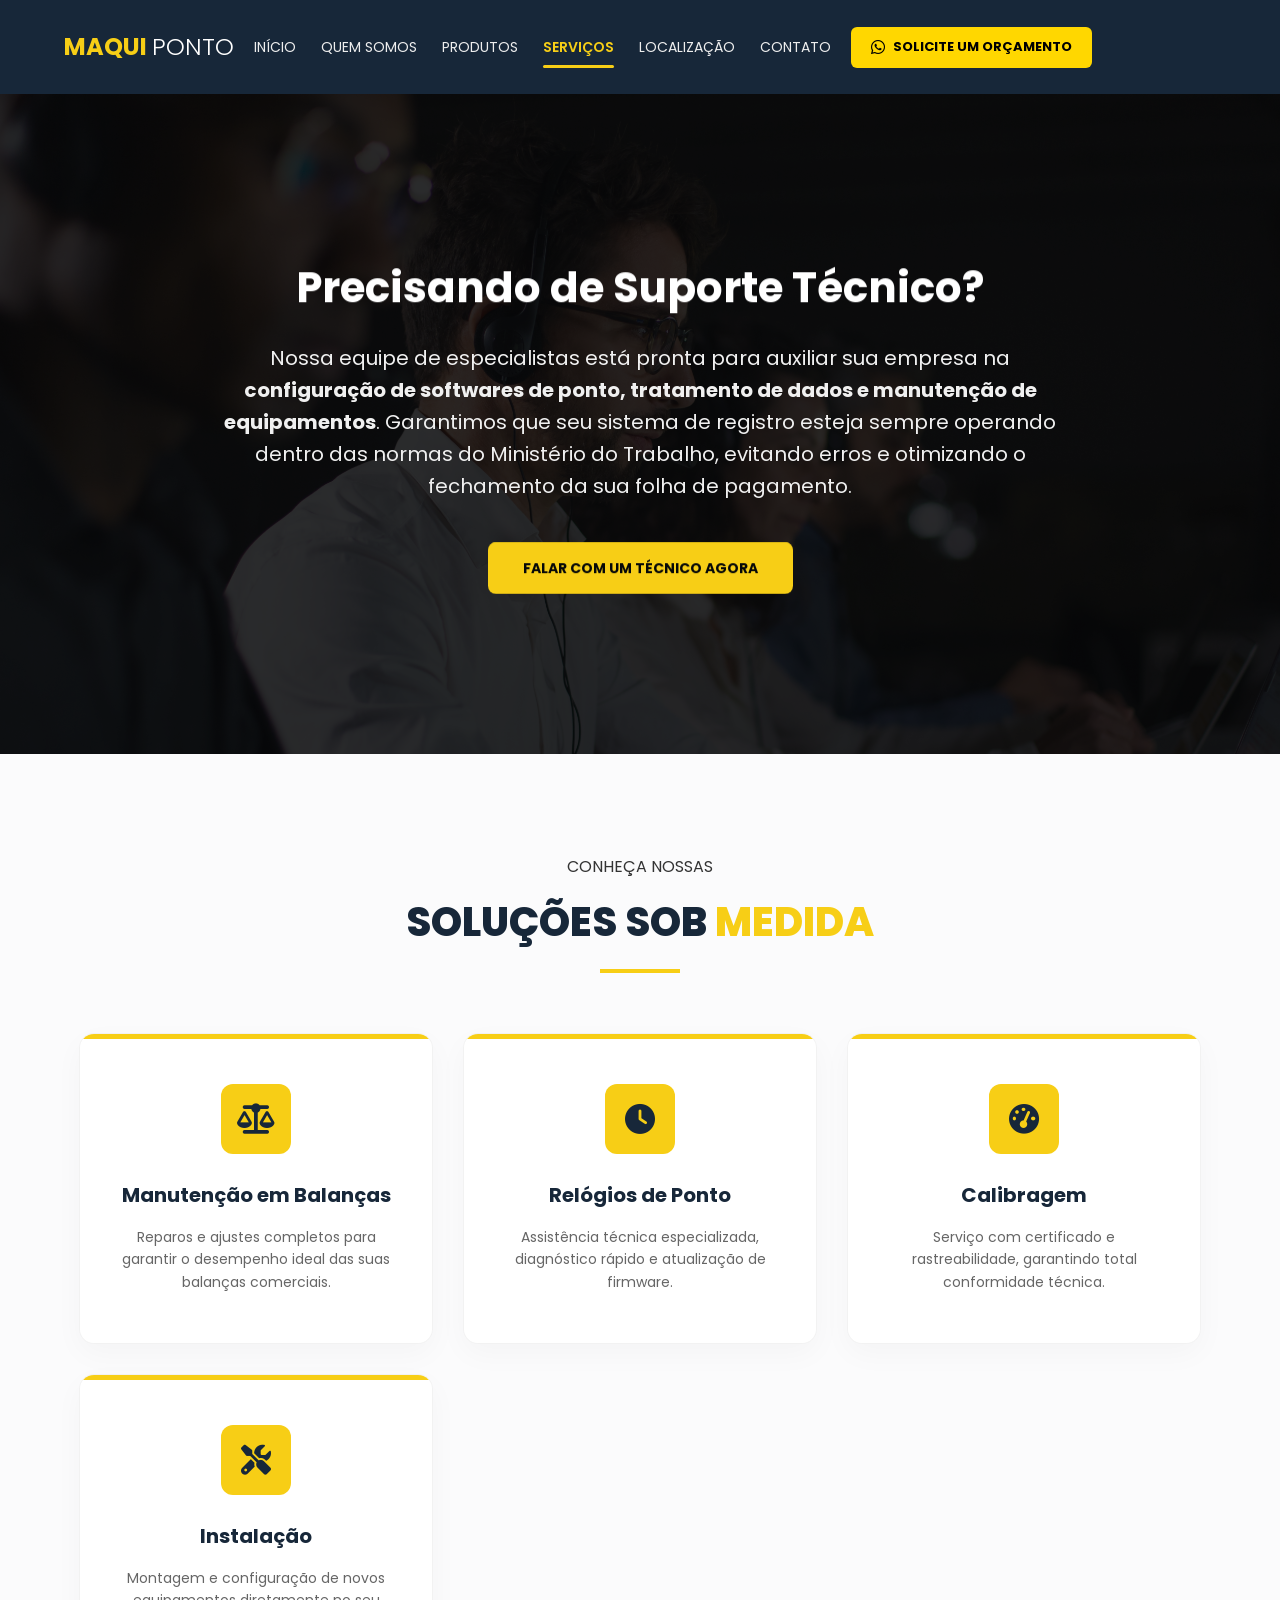
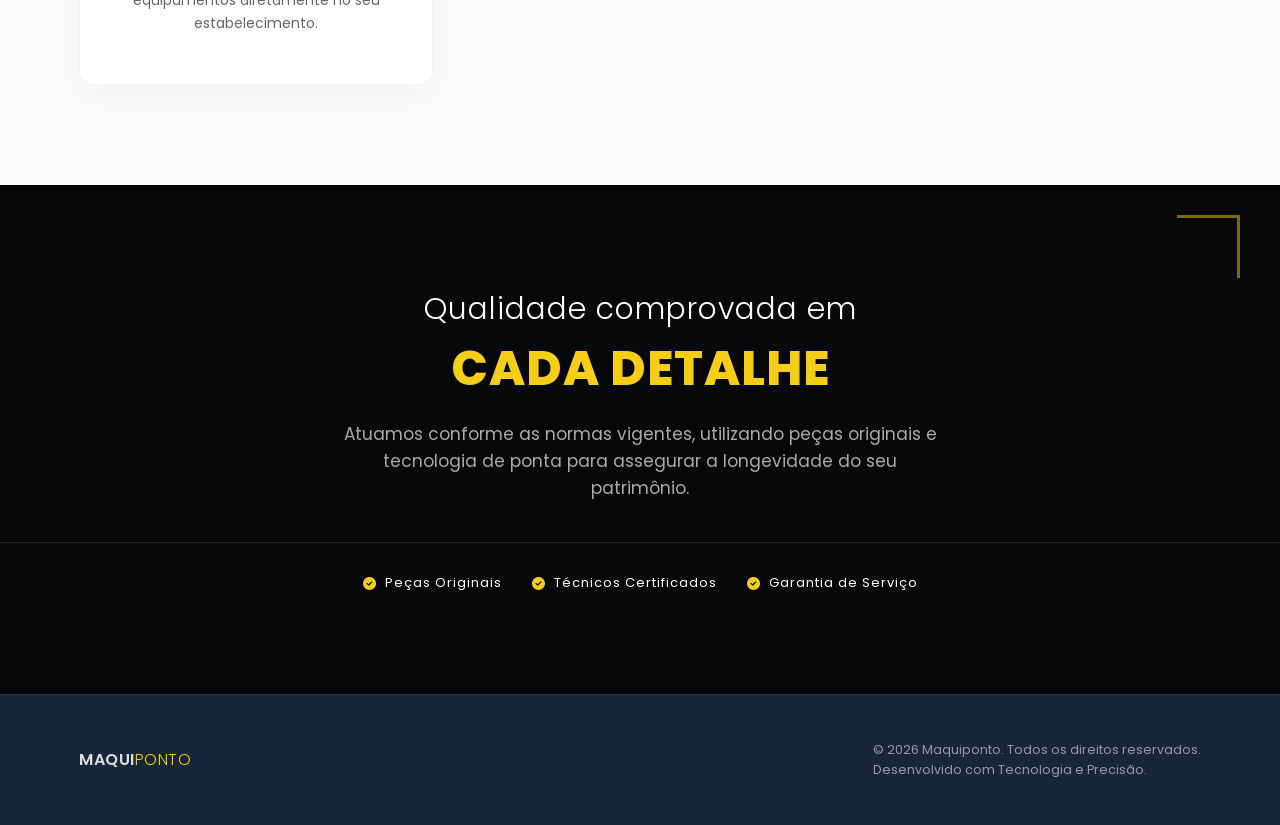
<file: html/servicos.html>
<!DOCTYPE html>
<html lang="pt-BR">

<head>
  <meta charset="UTF-8">
  <meta name="viewport" content="width=device-width, initial-scale=1.0">
  <title>Serviços e Assistência Técnica - Maquiponto</title>
  <link rel="stylesheet" href="https://cdnjs.cloudflare.com/ajax/libs/font-awesome/6.5.1/css/all.min.css">
  <link rel="stylesheet" href="../css/main.css">
  <link rel="stylesheet" href="../css/pages/servicos.css">
  <link href="https://fonts.googleapis.com/css2?family=Poppins:wght@300;400;500;600;700&display=swap" rel="stylesheet">
</head>

<body>

  <header class="header">
    <div class="container nav-content">
      <div class="logo">MAQUI <span class="logo-text">PONTO</span></div>
      <nav class="nav">
        <a href="index.html">INÍCIO</a>
        <a href="quemsomos.html">QUEM SOMOS</a>
        <a href="produtos-geral.html">PRODUTOS</a>
        <a href="servicos.html" class="active">SERVIÇOS</a>
        <a href="localizacao.html">LOCALIZAÇÃO</a>
        <a href="index.html#contato">CONTATO</a>
      </nav>
      <a href="https://wa.me/5545998608682?text=Olá! Estava visitando o site da Maquiponto e gostaria de falar com um responsável."
        class="btn-primary header-cta" target="_blank" rel="noopener">
        <i class="fab fa-whatsapp"></i> SOLICITE UM ORÇAMENTO
      </a>
    </div>
  </header>

  <section class="support-section">
    <div class="container">
      <h2 class="reveal-text animate-up">Precisando de Suporte Técnico?</h2>
      <p class="animate-up delay-1">Nossa equipe de especialistas está pronta para auxiliar sua empresa na
        <strong>configuração de softwares de
          ponto, tratamento de dados e manutenção de equipamentos</strong>.
        Garantimos que seu sistema de registro esteja sempre operando dentro das normas do Ministério do Trabalho,
        evitando erros e otimizando o fechamento da sua folha de pagamento.
      </p>
      <a href="https://wa.me/5545998608682" class="btn-primary-glow btn-margin-top animate-up delay-2"
        target="_blank">Falar com um Técnico Agora</a>
    </div>
  </section>

  <section class="servicos-section">
    <div class="container">

      <div class="section-intro animate-fade">
        <span class="accent-text">CONHEÇA NOSSAS</span>
        <h2 class="modern-title">SOLUÇÕES SOB <span class="highlight">MEDIDA</span></h2>
        <div class="title-underline"></div>
      </div>

      <div class="service-grid">
        <div class="service-card modern-card animate-up delay-1">
          <div class="icon-box"><i class="fas fa-balance-scale"></i></div>
          <h3>Manutenção em Balanças</h3>
          <p>Reparos e ajustes completos para garantir o desempenho ideal das suas balanças comerciais.</p>
        </div>

        <div class="service-card modern-card animate-up delay-2">
          <div class="icon-box"><i class="fas fa-clock"></i></div>
          <h3>Relógios de Ponto</h3>
          <p>Assistência técnica especializada, diagnóstico rápido e atualização de firmware.</p>
        </div>

        <div class="service-card modern-card animate-up delay-3">
          <div class="icon-box"><i class="fas fa-gauge-high"></i></div>
          <h3>Calibragem</h3>
          <p>Serviço com certificado e rastreabilidade, garantindo total conformidade técnica.</p>
        </div>

        <div class="service-card modern-card animate-up delay-4">
          <div class="icon-box"><i class="fas fa-tools"></i></div>
          <h3>Instalação</h3>
          <p>Montagem e configuração de novos equipamentos diretamente no seu estabelecimento.</p>
        </div>
      </div>

    </div>
  </section>

  <section class="section-outro-modern">
    <div class="outro-content">
      <h3 class="animate-fade">Qualidade comprovada em <span class="text-gradient">cada detalhe</span></h3>
      <p class="animate-up delay-1">Atuamos conforme as normas vigentes, utilizando peças originais e tecnologia de
        ponta para assegurar a
        longevidade do seu patrimônio.</p>
      <div class="tech-lines animate-up delay-2">
        <span><i class="fas fa-check-circle"></i> Peças Originais</span>
        <span><i class="fas fa-check-circle"></i> Técnicos Certificados</span>
        <span><i class="fas fa-check-circle"></i> Garantia de Serviço</span>
      </div>
    </div>
  </section>

  <footer class="footer">
    <div class="container footer-content">
      <div class="footer-logo">MAQUI<span class="logo-text">PONTO</span></div>
      <div class="footer-details">
        <p>&copy; 2026 Maquiponto. Todos os direitos reservados.</p>
        <p>Desenvolvido com Tecnologia e Precisão.</p>
      </div>
    </div>
  </footer>

  <script>
    const observerOptions = { threshold: 0.1 };
    const observer = new IntersectionObserver((entries) => {
      entries.forEach(entry => {
        if (entry.isIntersecting) {
          entry.target.classList.add('active');
        }
      });
    }, observerOptions);

    document.querySelectorAll('.animate-up, .animate-fade').forEach((el) => observer.observe(el));
  </script>

</body>

</html>
</file>
<file: css/main.css>
/* ======================================================
   CSS organizado em pastas (geral + por página)
   main.css importa tudo que é compartilhado entre as páginas.
   Cada página HTML importa: main.css + css/pages/<pagina>.css
   ====================================================== */

@import url("./base/base.css");
@import url("./layout/header.css");
@import url("./utilities/animations.css");
@import url("./components/contact.css");
@import url("./layout/footer.css");
@import url("./utilities/responsive.css");
</file>
<file: css/pages/home.css>
/* ======================================= */
/* ====== 4. PÁGINA: HOME (INDEX.HTML) ====== */
/* ======================================= */

.hero {
    background: url('../../img/imagem1.jpg') no-repeat center center/cover;
    background-attachment: scroll;
    height: 600px;
    display: flex;
    align-items: flex-start;
    justify-content: flex-start;
    text-align: left;
    position: relative;
    padding-top: 100px;
    padding-bottom: 0;
}

.hero-overlay {
    position: absolute;
    top: 0;
    left: 0;
    width: 100%;
    height: 100%;
    background: rgba(0, 0, 0, 0.75);
    z-index: 0;
}

.hero-content {
    position: relative;
    z-index: 1;
    color: var(--text-light);
    max-width: 900px;
    padding-left: 20px;
    /* Pequeno ajuste para não colar na borda */
}

.hero-content h1 {
    font-size: 48px;
    margin-bottom: 15px;
    font-weight: 500;
    color: var(--primary-color);
}

.hero-content p {
    font-size: 18px;
    margin-bottom: 40px;
    color: rgba(255, 255, 255, 0.9);
}

/* --- SEÇÃO DE CONTATO --- */

.contact-info h2 {
    font-size: 32px;
    margin-bottom: 20px;
    color: var(--primary-color);
}

.contact-info .contact-item {
    display: flex;
    align-items: center;
    gap: 12px;
    margin-bottom: 15px;
    font-size: 1rem;
    font-weight: 600;
}

.contact-info .contact-item a {
    color: inherit;
    text-decoration: none;
    transition: 0.3s;
    display: flex;
    align-items: center;
    gap: 12px;
}

.contact-info .contact-item a:hover {
    color: var(--primary-color);
}

.contact-info .contact-item i {
    font-size: 1.35rem;
    width: 25px;
    text-align: center;
    color: #ffffff;
}

.contact-info .contact-item .fa-whatsapp {
    color: #25d366 !important;
}

.btn-secondary {
    background: var(--primary-color);
    color: #060809;
    padding: 15px 35px;
    border-radius: 8px;
    font-weight: 700;
    font-size: 14px;
    text-transform: uppercase;
    text-decoration: none;
    display: inline-block;
    transition: all 0.3s ease;

}

/* --- PILARES --- */
.pillars-section {
    background: var(--secondary-color);
    padding: 50px 0;
    position: relative;
    z-index: 5;
    padding-top: 20px;
}

.pillars-content {
    display: flex;
    justify-content: space-between;
    gap: 30px;
}

.pillar-card {
    background: var(--secondary-color);
    padding: 30px 15px;
    text-align: center;
    flex: 1;
    border-top: 4px solid var(--primary-color);
    color: var(--text-light);
    transition: background-color 0.3s;
}

.pillar-card:hover {
    background: #2b3950;
}

.pillar-icon {
    font-size: 44px;
    color: var(--primary-color);
    margin-bottom: 20px;
}

.pillar-card h3 {
    font-size: 15px;
    color: var(--text-light);
    margin-bottom: 10px;
    font-weight: 700;
}

.pillar-card p {
    font-size: 14px;
    color: rgba(255, 255, 255, 0.8);
}

/* --- SERVIÇOS --- */
.services-section {
    padding: 80px 0;
    background: var(--background-light);
}

.services-grid {
    display: grid;
    grid-template-columns: repeat(3, 1fr);
    gap: 40px;
}

.service-item {
    display: block;
    background: var(--card-background);
    padding: 35px;
    border: 1px solid var(--gray-light);
    box-shadow: 0 4px 10px rgba(0, 0, 0, 0.05);
    transition: all 0.3s ease-in-out;
    text-align: left;
    border-radius: 5px;
}

.service-item:hover {
    box-shadow: 0 15px 30px rgba(0, 0, 0, 0.15);
    border-color: var(--primary-color);
    transform: translateY(-2px);
}

.service-icon {
    font-size: 38px;
    color: var(--primary-color);
    margin-bottom: 20px;
}

.service-text h4 {
    font-size: 19px;
    font-weight: 700;
    margin-bottom: 8px;
    color: var(--secondary-color);
    overflow-wrap: break-word;
    word-break: break-word;
    hyphens: auto;
}

.service-text p {
    font-size: 15px;
    color: #555;
    margin-bottom: 15px;
}

.service-text a {
    font-size: 14px;
    font-weight: 600;
    color: var(--primary-color);
    text-decoration: none;
    display: flex;
    align-items: center;
}

.service-text a i {
    margin-left: 5px;
    font-size: 10px;
    transition: transform 0.3s;
}

/* ======================================= */
/* ========== RESPONSIVIDADE ============= */
/* ======================================= */

/* --- TABLETS (992px) --- */
@media (max-width: 992px) {
    .hero {
        height: auto;
        padding: 140px 20px 80px;
        /* Ajuste no padding para mobile */
        background-attachment: scroll;
    }

    .hero-content h1 {
        font-size: 38px;
    }

    .services-grid {
        grid-template-columns: repeat(2, 1fr);
        gap: 20px;
    }

    .pillars-content {
        gap: 15px;
    }
}

/* --- CELULARES (768px) --- */
@media (max-width: 768px) {
    .hero {
        text-align: center;
        align-items: center;
        justify-content: center;
    }

    .hero-content {
        padding: 0;
        width: 100%;
    }

    .hero-content h1 {
        font-size: 32px;
    }

    .hero-content p {
        font-size: 16px;
    }

    .pillars-content {
        flex-direction: column;
        align-items: center;
    }

    .pillar-card {
        width: 100%;
        max-width: 100%;
    }

    .services-grid {
        grid-template-columns: repeat(2, 1fr);
        gap: 16px;
    }

    .service-item {
        padding: 20px 16px;
    }

    .service-icon {
        font-size: 28px;
        margin-bottom: 12px;
    }

    .service-text h4 {
        font-size: 15px;
        margin-bottom: 6px;
    }

    .service-text p {
        font-size: 12.5px;
        line-height: 1.5;
        margin-bottom: 10px;
        display: -webkit-box;
        -webkit-line-clamp: 3;
        -webkit-box-orient: vertical;
        overflow: hidden;
    }

    .service-text a {
        font-size: 12px;
    }

    .contact-content {
        display: flex;
        flex-direction: column-reverse;
        gap: 40px;
    }

    .contact-info {
        text-align: center;
    }

    .contact-info .contact-item {
        justify-content: center;
    }

    .contact-row {
        flex-direction: column;
        gap: 15px;
        /* Adicionado espaço entre inputs no mobile */
    }
}

/* --- TELAS PEQUENAS (480px) --- */
@media (max-width: 480px) {
    .hero-content h1 {
        font-size: 26px;
    }

    .btn-secondary,
    .btn-submit {
        width: 100%;
        display: block;
        text-align: center;
        box-sizing: border-box;
    }

    .section-title {
        font-size: 22px;
    }

    .section-subtitle {
        font-size: 14px;
        margin-bottom: 30px;
    }

    .pillar-card {
        padding: 25px 15px;
    }

    .pillar-icon {
        font-size: 36px;
        margin-bottom: 15px;
    }
}
</file>
<file: css/pages/localizacao.css>
/* ========================================== */
/* ====== 8. PÁGINA: LOCALIZAÇÃO (UNIFICADA) == */
/* ========================================== */

.location-hero {
    background: radial-gradient(circle at center, #0d1b2a 0%, #060809 100%);
    padding: 60px 0 120px;
    text-align: center;
    color: white;
    position: relative;
    overflow: hidden;
}

.hero-wrapper {
    display: flex;
    flex-direction: column;
    align-items: center;
    justify-content: center;
}

.breadcrumb-top {
    color: #f7ce16;
    font-weight: 700;
    letter-spacing: 2px;
    font-size: 13px;
    display: block;
    margin-bottom: 15px;
    text-transform: uppercase;
}

.modern-title {
    font-size: clamp(2rem, 5vw, 52px);
    line-height: 1.2;
    color: white;
    font-weight: 800;
    margin-bottom: 10px;
}

.title-divider {
    width: 60px;
    height: 4px;
    background-color: #f7ce16;
    margin: 20px auto;
}

.hero-description {
    font-size: 18px;
    color: white;
    max-width: 650px;
    line-height: 1.6;
    margin: 0 auto;
    font-weight: 400;
}

/* --- CARDS DE DETALHES --- */
.location-details-section {
    padding: 0 0 0px;
    background-color: #fcfcfc;
}

.details-grid {
    display: grid;
    grid-template-columns: repeat(auto-fit, minmax(280px, 1fr));
    gap: 30px;
    margin: -80px auto 0;
    position: relative;
    z-index: 10;
}

.detail-card {
    background: white;
    padding: 45px 30px;
    border-radius: 16px;
    box-shadow: 0 15px 35px rgba(0, 0, 0, 0.06);
    transition: all 0.4s cubic-bezier(0.165, 0.84, 0.44, 1);
    display: flex;
    flex-direction: column;
    align-items: center;
    text-align: center;
    position: relative;
    overflow: hidden;
}

/* Faixa superior como pseudo-elemento (evita o "casulo" que o
   border-top + border-radius juntos causavam visualmente) */
.detail-card::before {
    content: "";
    position: absolute;
    top: 0;
    left: 0;
    width: 100%;
    height: 5px;
    background: #f7ce16;
}

.detail-card:hover {
    transform: translateY(-12px);
    box-shadow: 0 25px 50px rgba(0, 0, 0, 0.12);
}

.detail-card i {
    color: #ffffff;
    font-size: 26px;
    margin-bottom: 25px;
    width: 65px;
    height: 65px;
    background: #f7ce16;
    display: flex;
    align-items: center;
    justify-content: center;
    border-radius: 50%;
    transition: 0.3s;
}

.detail-card h4 {
    font-size: 1.25rem;
    font-weight: 700;
    margin-bottom: 15px;
    color: #1a1a1a;
}

/* --- SEÇÃO DO MAPA --- */
.map-section {
    padding-top: 20px !important;
    margin-top: 0;
    background-color: #fcfcfc;
}

.map-section h2.section-title {
    text-align: center;
    margin: 0 0 20px !important;
    font-weight: 700;
    font-size: 28px;
    color: #0d1b2a;
    text-transform: uppercase;
}

.map-container {
    box-shadow: 0 15px 45px rgba(0, 0, 0, 0.08);
    border-radius: 20px;
    overflow: hidden;
    margin-bottom: 60px;
}

/* --- ANIMAÇÕES --- */
.animate-fade-up,
.animate-fade {
    opacity: 0;
    transform: translateY(40px);
    transition: opacity 0.8s ease-out, transform 0.8s ease-out;
}

.animate-fade-up.is-visible,
.animate-fade.is-visible {
    opacity: 1;
    transform: translateY(0);
}

.delay-1 {
    transition-delay: 0.1s;
}

.delay-2 {
    transition-delay: 0.2s;
}

.delay-3 {
    transition-delay: 0.3s;
}

.delay-4 {
    transition-delay: 0.4s;
}

/* ========================================== */
/* ========== RESPONSIVIDADE: LOCALIZAÇÃO === */
/* ========================================== */

@media (max-width: 992px) {
    .location-hero {
        padding: 80px 20px 100px;
    }

    .details-grid {
        grid-template-columns: repeat(2, minmax(0, 1fr));
        margin-top: -50px;
        gap: 20px;
    }

    /* Endereço e Fale Conosco lado a lado; Horário ocupa a linha toda embaixo */
    .detail-card:nth-child(1) {
        grid-column: 1;
        grid-row: 1;
    }

    .detail-card:nth-child(3) {
        grid-column: 2;
        grid-row: 1;
    }

    .detail-card:nth-child(2) {
        grid-column: 1 / -1;
        grid-row: 2;
    }

    /* Cards levemente menores no tablet */
    .detail-card {
        padding: 30px 20px;
    }

    .detail-card i {
        width: 55px;
        height: 55px;
        font-size: 22px;
        margin-bottom: 15px;
    }
}

@media (max-width: 768px) {
    .location-hero {
        padding: 60px 20px 80px;
    }

    .modern-title {
        font-size: 30px !important;
    }

    .map-section h2.section-title {
        font-size: 22px;
        margin: 10px 0 15px !important;
    }

    .details-grid {
        grid-template-columns: repeat(2, minmax(0, 1fr));
        margin-top: 0;
        padding: 15px 20px;
        gap: 14px;
    }

    /* Cards bem mais compactos no mobile */
    .detail-card {
        transform: none !important;
        padding: 18px 12px;
        border-radius: 12px;
    }

    .detail-card i {
        width: 40px;
        height: 40px;
        font-size: 16px;
        margin-bottom: 10px;
    }

    .detail-card h4 {
        font-size: 1rem;
        margin-bottom: 6px;
    }

    .detail-card p,
    .detail-card a {
        font-size: 12.5px;
        line-height: 1.45;
    }

    .map-container iframe {
        height: 320px;
    }
}

@media (max-width: 480px) {
    .modern-title {
        font-size: 24px !important;
    }

    .map-section h2.section-title {
        font-size: 19px;
    }

    /* Ajuste fino para celulares bem pequenos */
    .detail-card {
        padding: 15px 10px;
    }
}
</file>
<file: css/pages/produtos.css>
/* =========================================== */
/* ====== 6. PÁGINA: LISTAGEM DE PRODUTOS ====== */
/* =========================================== */

/* --- HERO SECTION PRODUTOS (CENTRALIZADO) --- */
.product-hero {
    background: radial-gradient(circle at center, #0d1b2a 0%, #060809 100%);
    padding: 60px 20px;
    /* Padding aumentado para respiro */
    text-align: center;
}

.hero-wrapper {
    display: flex;
    flex-direction: column;
    align-items: center;
    justify-content: center;
}

.breadcrumb-top {
    color: #f7ce16;
    font-weight: 700;
    letter-spacing: 2px;
    font-size: 13px;
    display: block;
    margin-bottom: 15px;
    text-transform: uppercase;
}

.modern-title {
    font-size: clamp(32px, 5vw, 52px);
    /* Título responsivo */
    line-height: 1.1;
    color: white;
    font-weight: 800;
    margin-bottom: 10px;
}

#hero-title-line1 {
    color: #fff;
    font-weight: 800;
}

#hero-title-line2 {
    color: #f7ce16;
    font-weight: 300;
}

.title-divider {
    width: 60px;
    height: 4px;
    background-color: #f7ce16;
    margin: 20px auto;
}

.hero-description {
    font-size: clamp(16px, 2vw, 18px);
    color: white;
    max-width: 650px;
    line-height: 1.6;
    margin: 0 auto;
}

/* Layout Principal e Grid */
.product-listing-section {
    padding: 60px 0 90px;
    background-color: #f8f9fa;
}

.product-layout {
    display: flex;
    gap: 40px;
    padding: 0;
}

/* Sidebar */
.sidebar-filters {
    width: 280px;
    flex-shrink: 0;
    /* Impede a sidebar de encolher */
    background: #fff;
    padding: 30px;
    border-radius: 12px;
    box-shadow: 0 10px 30px rgba(0, 0, 0, 0.05);
    height: fit-content;
}

.sidebar-filters h3 {
    font-size: 20px;
    color: #172739;
    margin-bottom: 25px;
    font-weight: 600;
    display: flex;
    align-items: center;
    gap: 10px;
}

.filter-group {
    margin-bottom: 30px;
    border-bottom: 1px solid #eee;
    padding-bottom: 20px;
}

.filter-group:last-child {
    border: none;
}

.filter-group h4 {
    font-size: 12px;
    text-transform: uppercase;
    color: #999;
    letter-spacing: 1px;
    margin-bottom: 15px;
}

.filter-group label {
    display: flex;
    align-items: center;
    gap: 10px;
    margin-bottom: 12px;
    cursor: pointer;
    font-size: 14px;
    color: #444;
    transition: 0.3s;
}

.filter-group label:hover {
    color: #f7ce16;
}

/* Grid de Cards */
.product-grid {
    flex: 1;
    display: grid;
    grid-template-columns: repeat(auto-fill, minmax(280px, 1fr));
    gap: 30px;
    /* Impede que o grid "estique" a altura dos cards pra combinar com a
       linha - cada card mantém sempre o próprio tamanho natural */
    align-items: start;
}

.product-card {
    background: #fff;
    border-radius: 15px;
    padding: 30px;
    transition: all 0.4s ease;
    text-align: center;
    border: 1px solid #eee;
    display: flex;
    flex-direction: column;
}

.product-card:hover {
    transform: translateY(-10px);
    box-shadow: 0 20px 40px rgba(0, 0, 0, 0.1);
    border-color: #f7ce16;
}

.product-image-container {
    position: relative;
    height: 200px;
    display: flex;
    align-items: center;
    justify-content: center;
    margin-bottom: 20px;
}

.product-img {
    max-height: 100%;
    max-width: 100%;
    object-fit: contain;
}

.product-tag {
    position: absolute;
    top: -10px;
    right: -10px;
    padding: 6px 12px;
    font-size: 10px;
    font-weight: 700;
    border-radius: 4px;
    color: #fff;
    box-shadow: 0 4px 10px rgba(0, 0, 0, 0.1);
}

/* Ajuste para as plaquinhas ficarem todas laranja e chamativas */
.product-tag {
    position: absolute;
    top: -10px;
    right: -10px;
    padding: 8px 15px;
    /* Aumentei um pouco o tamanho */
    font-size: 11px;
    font-weight: 800;
    border-radius: 6px;
    color: #fff;

    background: #f39c12;
    /* Laranja padrão */
    background: linear-gradient(135deg, #f39c12 0%, #e67e22 100%);

    text-transform: uppercase;
    z-index: 10;
}

/* Forçamos todas as variações a serem laranja agora */
.primary-bg,
.secondary-bg {
    background: #f39c12 !important;
}

.product-card h3 {
    font-size: clamp(18px, 3vw, 22px);
    color: #172739;
    margin-bottom: 10px;
}

.product-specs {
    font-size: 12px;
    color: #f7ce16;
    font-weight: 700;
    text-transform: uppercase;
    margin-bottom: 15px;
    letter-spacing: 0.5px;
}

.product-card p {
    font-size: 14px;
    color: #666;
    line-height: 1.6;
    margin-bottom: 20px;
    flex-grow: 1;
}

.btn-link {
    display: inline-block;
    padding: 12px 25px;
    background: #172739;
    color: #fff;
    text-decoration: none;
    font-weight: 600;
    border-radius: 6px;
    transition: 0.3s;
}

.btn-link:hover {
    background: #f7ce16;
    color: #172739;
}

/* Botão Flutuante */
.cta-flutuante {
    position: fixed;
    bottom: 30px;
    right: 30px;
    background: #25d366;
    color: #fff;
    padding: 12px 20px;
    border-radius: 50px;
    text-decoration: none;
    font-weight: 700;
    box-shadow: 0 10px 20px rgba(0, 0, 0, 0.1);
    z-index: 100;
    display: flex;
    align-items: center;
    gap: 10px;
    font-size: 14px;
    transition: 0.3s;
}

.cta-flutuante:hover {
    transform: scale(1.05);
}

/* ========================================== */
/* ========== RESPONSIVIDADE COMPLETA ======= */
/* ========================================== */

@media (max-width: 1024px) {
    .product-layout {
        flex-direction: column;
        /* Sidebar vai para cima do grid */
    }

    .sidebar-filters {
        width: 100%;
        display: flex;
        flex-wrap: wrap;
        gap: 20px;
        padding: 20px;
    }

    .sidebar-filters h3 {
        width: 100%;
        margin-bottom: 10px;
    }

    .filter-group {
        flex: 1;
        min-width: 200px;
        margin-bottom: 0;
        border-bottom: none;
        padding-bottom: 0;
    }
}

@media (max-width: 768px) {
    .product-hero {
        padding: 40px 20px;
    }

    .product-grid {
        grid-template-columns: repeat(auto-fill, minmax(240px, 1fr));
        gap: 20px;
    }

    .sidebar-filters {
        display: grid;
        grid-template-columns: minmax(0, 1fr) minmax(0, 1fr);
        flex-direction: unset;
        gap: 10px 16px;
    }

    .sidebar-filters h3 {
        grid-column: 1 / -1;
    }

    .filter-group {
        width: auto;
        min-width: 0;
        border-bottom: none;
        border-right: 1px solid #eee;
        padding-bottom: 0;
        padding-right: 16px;
        margin-bottom: 0;
    }

    .filter-group:last-child {
        border: none;
        padding-right: 0;
    }

    .filter-group label {
        white-space: normal;
        overflow-wrap: break-word;
    }

    .cta-flutuante {
        bottom: 20px;
        right: 20px;
        padding: 10px 15px;
        font-size: 12px;
    }
}

@media (max-width: 600px) {
    .modern-title {
        font-size: 28px;
    }

    .filter-group h4 {
        font-size: 10px;
        margin-bottom: 10px;
    }

    .filter-group label {
        font-size: 12px;
        gap: 6px;
        margin-bottom: 8px;
    }

    /* Grade de 2 colunas em vez de lista empilhada */
    .product-grid {
        grid-template-columns: repeat(2, 1fr);
        gap: 14px;
    }

    .product-card {
        padding: 14px;
        border-radius: 12px;
        text-align: left;
    }

    .product-image-container {
        height: 110px;
        margin-bottom: 12px;
    }

    .product-tag {
        font-size: 9px;
        padding: 5px 9px;
        top: -6px;
        right: -6px;
    }

    .product-card h3 {
        font-size: 14px;
        margin-bottom: 6px;
        line-height: 1.3;
    }

    .product-specs {
        font-size: 9px;
        margin-bottom: 8px;
    }

    .product-card p {
        font-size: 12px;
        line-height: 1.4;
        margin-bottom: 14px;
        display: -webkit-box;
        -webkit-line-clamp: 2;
        -webkit-box-orient: vertical;
        overflow: hidden;
    }

    .btn-link {
        width: 100%;
        text-align: center;
        padding: 10px 12px;
        font-size: 12px;
        border-radius: 8px;
    }
}

/* --- ANIMAÇÕES --- */
.hero-wrapper,
.sidebar-filters,
.product-card {
    opacity: 0;
    transform: translateY(30px);
    transition: all 0.8s cubic-bezier(0.25, 0.46, 0.45, 0.94);
}

.is-visible {
    opacity: 1 !important;
    transform: translate(0) !important;
}

.delay-1 {
    transition-delay: 0.1s;
}

.delay-2 {
    transition-delay: 0.2s;
}

.delay-3 {
    transition-delay: 0.3s;
}
</file>
<file: css/pages/quemsomos.css>
/* =========================================== */
/* ====== PÁGINA: QUEM SOMOS (REFINADA) ======= */
/* =========================================== */

:root {
    --primary-color: #f7ce16;
    --secondary-color: #172739;
    --deep-blue: #102131;
    --white: #ffffff;
    --gray-bg: #f8f9fa;
    --text-muted: #666;
}

/* --- SEÇÃO HERO --- */
.modern-hero {
    background-color: var(--white);
    padding: 100px 0 60px;
}

.hero-layout {
    display: flex;
    align-items: center;
    justify-content: space-between;
    gap: 50px;
}

.hero-wrapper {
    flex: 1.2;
}

.hero-image-side {
    flex: 0.8;
    display: flex;
    justify-content: center;
}

/* Moldura da imagem */
.hero-img-frame {
    border-radius: 12px;
    box-shadow: 8px 8px 0px var(--primary-color);
    transition: all 0.4s ease;
    max-width: 100%;
}

.breadcrumb-top {
    color: var(--primary-color);
    font-weight: 700;
    letter-spacing: 2px;
    font-size: 13px;
    display: block;
    margin-bottom: 15px;
    text-transform: uppercase;
}

.modern-title {
    font-size: clamp(32px, 5vw, 52px);
    /* Responsivo */
    line-height: 1.1;
    color: var(--secondary-color);
    font-weight: 800;
}

.modern-title span {
    color: #555;
    font-weight: 300;
}

.title-divider {
    width: 60px;
    height: 4px;
    background-color: var(--primary-color);
    margin: 25px 0;
}

.hero-description {
    font-size: clamp(16px, 2vw, 18px);
    color: var(--text-muted);
    max-width: 550px;
    line-height: 1.6;
}

/* --- SEÇÕES DE CONTEÚDO --- */
.about-section {
    padding: 80px 0;
}

.background-light {
    background-color: var(--gray-bg);
}

.about-content {
    display: flex;
    align-items: center;
    gap: clamp(30px, 5vw, 70px);
}

.about-content>div {
    flex: 1;
}

.section-heading {
    font-size: clamp(24px, 4vw, 32px);
    color: var(--secondary-color);
    margin-bottom: 25px;
    font-weight: 700;
}

.about-text p {
    margin-bottom: 20px;
    line-height: 1.8;
    color: #444;
    font-size: 15px;
}

/* IMAGENS COM FRAME */
.main-frame {
    border-radius: 12px;
    box-shadow: 10px 10px 0px var(--primary-color);
    transition: all 0.4s ease;
    display: inline-block;
    width: 100%;
}

.img-responsive {
    width: 100%;
    height: auto;
    display: block;
    border-radius: 12px;
}

/* BOTÃO */
.btn-modern {
    display: inline-block;
    padding: 14px 32px;
    background: var(--secondary-color);
    color: white;
    text-decoration: none;
    font-weight: 600;
    border-radius: 6px;
    transition: all 0.3s ease;
}

.btn-modern:hover {
    background: var(--primary-color);
    color: var(--secondary-color);
    transform: translateY(-2px);
}

/* --- SEÇÃO MVV (MISSÃO, VISÃO, VALORES) --- */
.about-mvv {
    padding: 80px 0;
    background: linear-gradient(135deg, var(--deep-blue) 0%, #0a141d 100%);
}

.mvv-header {
    text-align: center;
    margin-bottom: 50px;
}

.text-light {
    color: var(--white);
    font-size: clamp(24px, 4vw, 32px);
    font-weight: 700;
}

.mvv-grid {
    display: grid;
    grid-template-columns: repeat(3, 1fr);
    gap: 25px;
}

.mvv-item {
    background: rgba(255, 255, 255, 0.02);
    padding: 40px 25px;
    border-radius: 12px;
    color: var(--white);
    border: 1px solid rgba(255, 255, 255, 0.08);
    transition: all 0.4s ease;
    text-align: center;
}

.mvv-icon-wrapper {
    width: 55px;
    height: 55px;
    border: 1px solid rgba(247, 206, 22, 0.3);
    border-radius: 50%;
    display: flex;
    align-items: center;
    justify-content: center;
    margin: 0 auto 20px;
    color: var(--primary-color);
    font-size: 20px;
}

.mvv-item h3 {
    font-size: 16px;
    font-weight: 700;
    margin-bottom: 15px;
    letter-spacing: 2px;
    text-transform: uppercase;
}

.mvv-item p {
    font-size: 14px;
    line-height: 1.6;
    color: rgba(255, 255, 255, 0.6);
}

.value-modern-list {
    list-style: none;
    padding: 0;
    margin-top: 10px;
}

.value-modern-list li {
    border-bottom: 1px solid rgba(255, 255, 255, 0.05);
    padding: 10px 0;
    font-size: 14px;
    color: rgba(255, 255, 255, 0.8);
}

.value-modern-list li span {
    color: var(--primary-color);
    font-weight: 700;
    margin-right: 8px;
}

/* ========================================== */
/* ========== RESPONSIVIDADE COMPLETA ======= */
/* ========================================== */

@media (max-width: 992px) {

    .hero-layout,
    .about-content {
        flex-direction: column;
        text-align: center;
    }

    .hero-wrapper {
        display: flex;
        flex-direction: column;
        align-items: center;
    }

    .title-divider {
        margin: 20px auto;
    }

    .hero-image-side,
    .about-image {
        width: 100%;
        max-width: 500px;
        margin: 0 auto;
    }

    .mvv-grid {
        grid-template-columns: repeat(2, 1fr);
    }
}

@media (max-width: 768px) {
    .modern-hero {
        padding: 60px 0 40px;
    }

    .about-section {
        padding: 60px 0;
    }

    .reverse-mobile {
        flex-direction: column-reverse;
    }

    .mvv-grid {
        grid-template-columns: repeat(2, 1fr);
        gap: 16px;
        align-items: start;
    }

    /* Valores tem mais conteúdo (lista) - ocupa a linha toda */
    .mvv-item:nth-child(3) {
        grid-column: 1 / -1;
    }

    .mvv-item {
        padding: 25px 18px;
    }

    .mvv-icon-wrapper {
        width: 45px;
        height: 45px;
        margin-bottom: 12px;
        font-size: 17px;
    }

    .mvv-item h3 {
        font-size: 14px;
        margin-bottom: 10px;
    }

    .mvv-item p {
        font-size: 13px;
    }

    /* Reduz a moldura em telas menores para não pesar no visual */
    .main-frame,
    .hero-img-frame {
        box-shadow: 6px 6px 0px var(--primary-color);
    }
}

/* Em telas bem estreitas, 2 colunas deixam o texto de Missão/Visão
   espremido e muito alto - volta pra 1 coluna, mais fluido */
@media (max-width: 560px) {
    .mvv-grid {
        grid-template-columns: 1fr;
    }

    .mvv-item:nth-child(3) {
        grid-column: auto;
    }
}

@media (max-width: 480px) {
    .modern-title {
        font-size: 28px;
    }

    .section-heading {
        font-size: 22px;
    }

    .btn-modern {
        width: 100%;
        padding: 14px 10px;
        text-align: center;
    }
}
</file>
<file: css/pages/servicos.css>
/* ======================================= */
/* ====== 9. PÁGINA: SERVIÇOS (REFINADA) == */
/* ======================================= */

/* ✅ RESET E VARIÁVEIS */
:root {
    --primary-color: #f7ce16;
    --secondary-color: #172739;
}

html,
body {
    margin: 0;
    padding: 0;
    overflow-x: hidden;
    width: 100%;
}

/* --- ESTILOS DE ANIMAÇÃO --- */
.animate-up {
    opacity: 0;
    transform: translateY(30px);
    transition: all 0.7s ease-out;
}

.animate-fade {
    opacity: 0;
    transition: opacity 1s ease-out;
}

.animate-up.active,
.animate-fade.active {
    opacity: 1 !important;
    transform: translateY(0) !important;
}

.delay-1 {
    transition-delay: 0.2s;
}

.delay-2 {
    transition-delay: 0.4s;
}

.delay-3 {
    transition-delay: 0.6s;
}

.delay-4 {
    transition-delay: 0.8s;
}

/* --- SEÇÃO DE SUPORTE (HERO) --- */
.support-section {
    position: relative;
    background: url('../../img/suporte-bg.jpg') no-repeat center center;
    background-size: cover;
    background-attachment: scroll;
    padding: 140px 20px;
    text-align: center;
    color: white;
    min-height: 60vh;
    display: flex;
    align-items: center;
}

.support-section::before {
    content: "";
    position: absolute;
    top: 0;
    left: 0;
    width: 100%;
    height: 100%;
    background: rgba(6, 8, 9, 0.85);
    z-index: 1;
}

.support-section .container {
    position: relative;
    z-index: 2;
    width: 100%;
}

.support-section h2 {
    font-size: clamp(28px, 5vw, 42px);
    margin-bottom: 20px;
    font-weight: 700;
}

.support-section p {
    font-size: clamp(16px, 2vw, 20px);
    max-width: 850px;
    margin: 0 auto 40px;
    color: #f0f0f0;
    line-height: 1.6;
}

.btn-primary-glow {
    background: var(--primary-color);
    color: #060809;
    padding: 15px 35px;
    border-radius: 8px;
    font-weight: 700;
    font-size: 14px;
    text-transform: uppercase;
    text-decoration: none;
    display: inline-block;
    text-align: center;
    transition: all 0.3s ease;

}

.btn-primary-glow:hover {

    transform: translateY(-3px);
    box-shadow: 0 15px 25px rgba(0, 0, 0, 0.3);
}

/* --- DESTAQUES DE SUPORTE TÉCNICO --- */
.feature-highlights-section {
    padding: 90px 0;
    background: #ffffff;
}

.feature-title {
    text-align: center;
    font-size: clamp(24px, 4vw, 36px);
    font-weight: 800;
    color: var(--secondary-color);
    max-width: 800px;
    margin: 0 auto 50px;
    line-height: 1.3;
}

.feature-title .highlight {
    color: var(--primary-color);
}

.feature-row {
    display: flex;
    justify-content: center;
    flex-wrap: wrap;
    gap: 40px;
    margin-bottom: 70px;
    padding-bottom: 50px;
    border-bottom: 1px solid #eee;
}

.feature-item {
    display: flex;
    flex-direction: column;
    align-items: center;
    gap: 12px;
    width: 130px;
    text-align: center;
}

.feature-icon {
    width: 64px;
    height: 64px;
    border-radius: 50%;
    display: flex;
    align-items: center;
    justify-content: center;
    background: #fff;
    border: 2px solid #e5e5e5;
    color: #bbb;
    font-size: 22px;
    transition: 0.3s;
}

.feature-item span {
    font-size: 13.5px;
    font-weight: 600;
    color: var(--secondary-color);
}

.feature-item.is-active .feature-icon {
    background: var(--primary-color);
    border-color: var(--primary-color);
    color: var(--secondary-color);
}

.feature-item:hover .feature-icon {
    border-color: var(--primary-color);
    color: var(--primary-color);
}

.feature-item.is-active:hover .feature-icon {
    color: var(--secondary-color);
}

.feature-checklist-grid {
    display: flex;
    align-items: center;
    gap: 60px;
}

.checklist-column {
    flex: 1;
}

.checklist-list {
    list-style: none;
    padding: 0;
    margin: 0 0 30px;
}

.checklist-list li {
    display: flex;
    align-items: flex-start;
    gap: 14px;
    margin-bottom: 22px;
    font-size: 15px;
    color: #555;
    line-height: 1.6;
}

.checklist-list li strong {
    color: var(--secondary-color);
}

.checklist-list li i {
    color: var(--primary-color);
    font-size: 18px;
    margin-top: 3px;
    flex-shrink: 0;
}

.checklist-image {
    flex: 1;
}

.checklist-image img {
    width: 100%;
    height: auto;
    display: block;
    border-radius: 16px;
    box-shadow: 0 20px 45px rgba(0, 0, 0, 0.12);
}

/* --- INTRODUÇÃO --- */
.servicos-section {
    padding: 80px 0;
    background: #fbfbfc;
}

.section-intro {
    text-align: center;
    margin-bottom: 60px;
}

.modern-title {
    font-size: clamp(26px, 4vw, 40px);
    color: var(--secondary-color);
    font-weight: 800;
    margin-top: 10px;
}

.modern-title .highlight {
    color: var(--primary-color);
}

.title-underline {
    width: 80px;
    height: 4px;
    background: var(--primary-color);
    margin: 15px auto;
}

/* --- GRID DE CARDS --- */
.service-grid {
    display: grid;
    grid-template-columns: repeat(auto-fit, minmax(260px, 1fr));
    gap: 30px;
}

.modern-card {
    background: #ffffff;
    padding: 50px 30px;
    border-radius: 15px;
    border: 1px solid rgba(0, 0, 0, 0.05);
    transition: all 0.4s ease;
    text-align: center;
    position: relative;
    overflow: hidden;
    box-shadow: 0 10px 30px rgba(0, 0, 0, 0.03);
}

.modern-card::before {
    content: "";
    position: absolute;
    top: 0;
    left: 0;
    width: 100%;
    height: 5px;
    background: var(--primary-color);
}

.modern-card:hover {
    transform: translateY(-10px);
    box-shadow: 0 20px 40px rgba(0, 0, 0, 0.08);
}

.icon-box {
    width: 70px;
    height: 70px;
    background: var(--primary-color);
    border-radius: 12px;
    display: flex;
    align-items: center;
    justify-content: center;
    margin: 0 auto 25px;
    transition: 0.4s;
}

.modern-card i {
    font-size: 30px;
    color: var(--secondary-color);
}

.modern-card:hover .icon-box {
    transform: rotate(10deg) scale(1.1);
}

.modern-card h3 {
    font-size: 20px;
    margin-bottom: 15px;
    color: var(--secondary-color);
}

.modern-card p {
    font-size: 14px;
    color: #666;
    line-height: 1.6;
}

/* --- SEÇÃO FINAL (DARK) - COM ENFEITE E TEXTO AJUSTADO --- */
.section-outro-modern {
    padding: 100px 0;
    background: #060809;
    color: white;
    text-align: center;
    position: relative;
    /* Para posicionar a cantoneira */
    overflow: hidden;
}

/* Enfeite Restaurado (Cantoneira) */
.section-outro-modern::after {
    content: "";
    position: absolute;
    top: 30px;
    right: 40px;
    width: 60px;
    height: 60px;
    border-top: 3px solid var(--primary-color);
    border-right: 3px solid var(--primary-color);
    opacity: 0.5;
    pointer-events: none;
}

.section-outro-modern h3 {
    font-size: clamp(20px, 4vw, 30px);
    font-weight: 300;
    letter-spacing: 1px;
    max-width: 800px;
    margin: 0 auto;
}

.text-gradient {
    color: var(--primary-color);
    font-weight: 800;
    text-transform: uppercase;
    display: block;
    font-size: clamp(28px, 6vw, 48px);
    /* Responsividade do título principal */
    margin-top: 10px;
    line-height: 1.1;
}

.section-outro-modern p {
    margin: 25px auto;
    max-width: 650px;
    font-size: clamp(14px, 2vw, 17px);
    /* Texto menor para mobile */
    color: #aaa;
    line-height: 1.6;
    padding: 0 20px;
}

.tech-lines {
    display: flex;
    justify-content: center;
    gap: 30px;
    margin-top: 40px;
    border-top: 1px solid rgba(255, 255, 255, 0.1);
    padding: 30px 20px 0 !important;
}

.tech-lines span {
    font-size: 13px;
    letter-spacing: 1px;
    display: flex;
    align-items: center;
    gap: 8px;
}

.tech-lines span i {
    color: var(--primary-color);
}

/* ========================================== */
/* ========== RESPONSIVIDADE COMPLETA ======= */
/* ========================================== */

@media (max-width: 992px) {
    .support-section {
        padding: 100px 20px;
    }

    .service-grid {
        grid-template-columns: repeat(2, 1fr);
    }

    .section-outro-modern::after {
        width: 40px;
        height: 40px;
        right: 20px;
    }

    .feature-checklist-grid {
        flex-direction: column-reverse;
        gap: 40px;
    }

    .feature-row {
        gap: 30px 20px;
    }
}

@media (max-width: 768px) {
    .support-section {
        padding: 120px 20px 80px;
        background-attachment: scroll;
    }

    .service-grid {
        grid-template-columns: repeat(2, 1fr);
        gap: 16px;
    }

    .feature-highlights-section {
        padding: 60px 0;
    }

    .feature-title {
        margin-bottom: 35px;
    }

    .feature-row {
        gap: 24px 16px;
        margin-bottom: 45px;
        padding-bottom: 35px;
    }

    .feature-item {
        width: 90px;
    }

    .feature-icon {
        width: 52px;
        height: 52px;
        font-size: 18px;
    }

    .feature-item span {
        font-size: 12px;
    }

    .checklist-list li {
        font-size: 14px;
        margin-bottom: 18px;
    }

    /* Cards mais compactos no Mobile */
    .modern-card {
        padding: 24px 16px;
    }

    .icon-box {
        width: 48px;
        height: 48px;
        margin-bottom: 15px;
    }

    .icon-box i {
        font-size: 20px;
    }

    .modern-card h3 {
        font-size: 15px;
        margin-bottom: 8px;
    }

    .modern-card p {
        font-size: 12.5px;
        line-height: 1.5;
    }

    /* Ajuste da Seção Dark no Mobile */
    .text-gradient {
        font-size: 32px;
    }

    .section-outro-modern h3 {
        font-size: 22px;
    }

    .tech-lines {
        flex-direction: column;
        align-items: center;
        gap: 15px;
    }
}

@media (max-width: 480px) {
    .btn-primary-glow {
        width: 100%;
        padding: 15px 10px;
    }

    .support-section h2 {
        font-size: 24px;
    }

    .text-gradient {
        font-size: 28px;
    }

    .section-outro-modern::after {
        display: none;
    }

    /* Limpa visual em telas muito pequenas */
}
</file>
